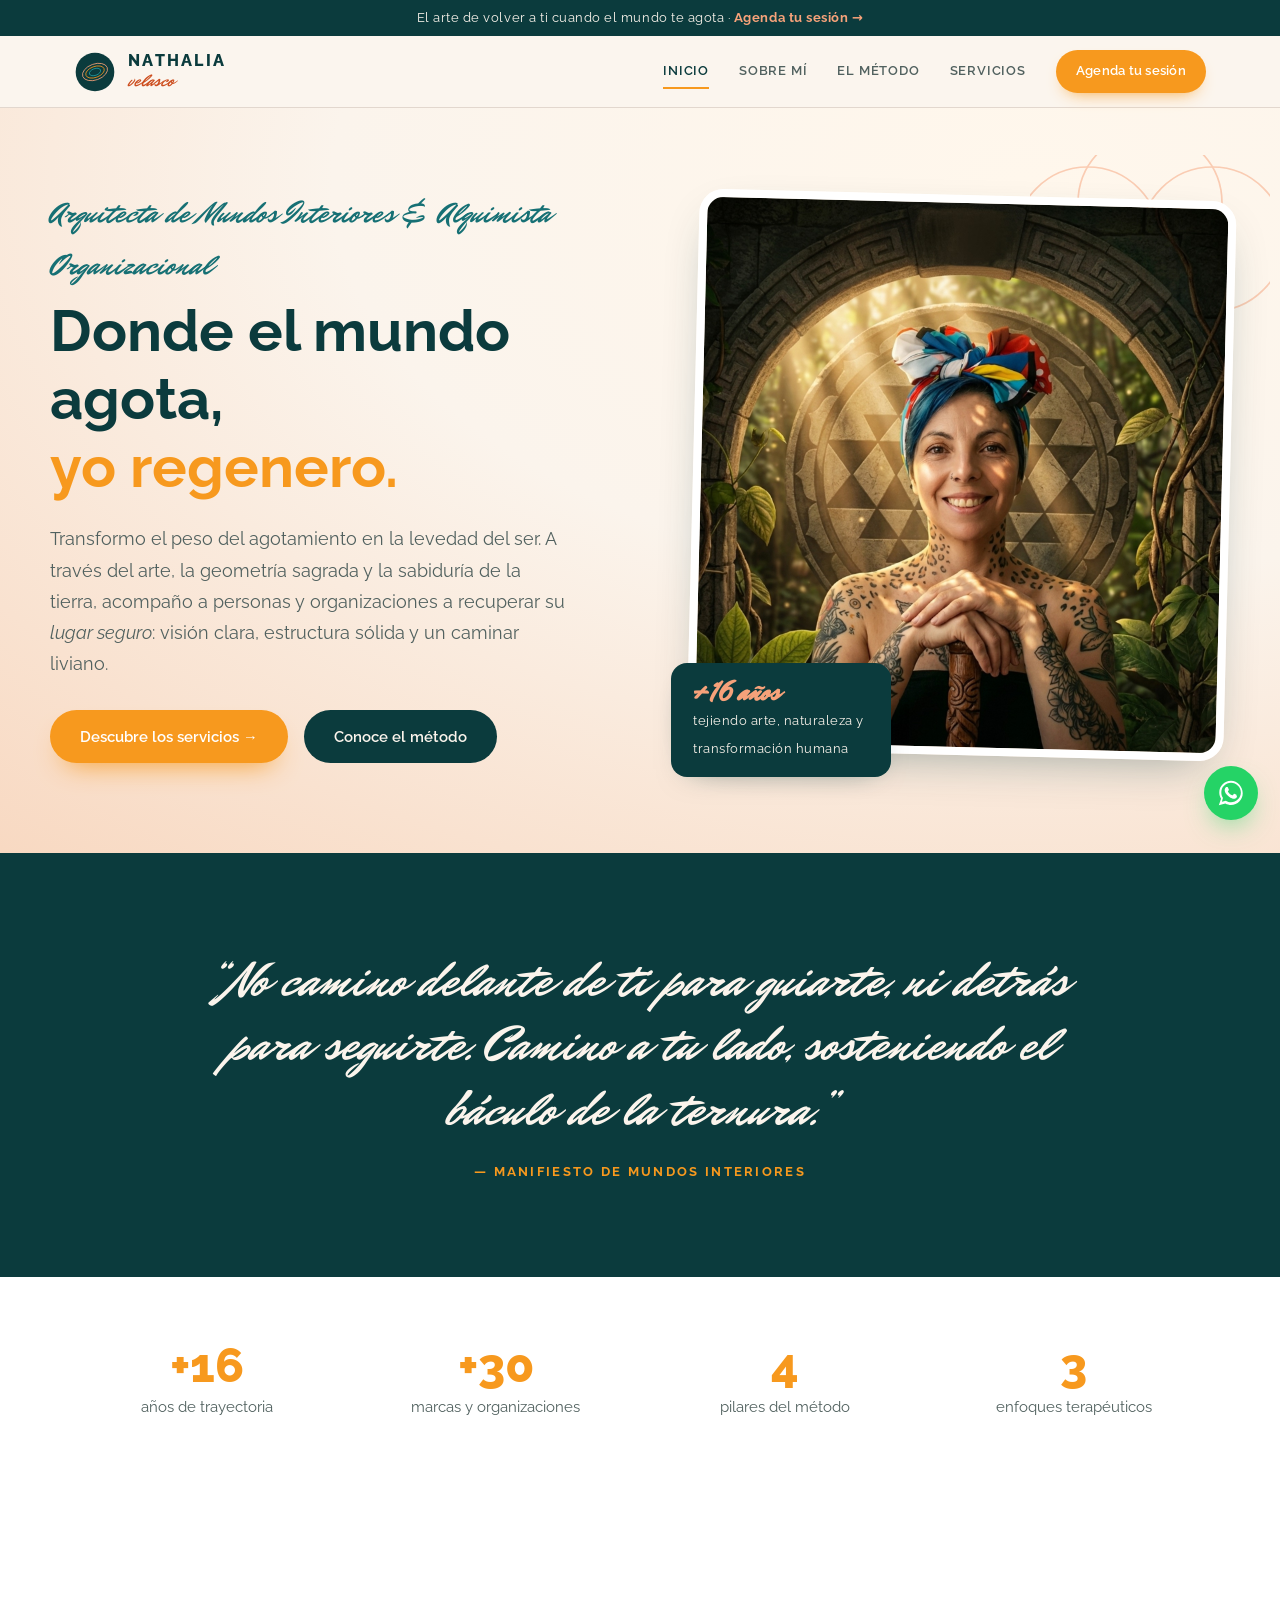
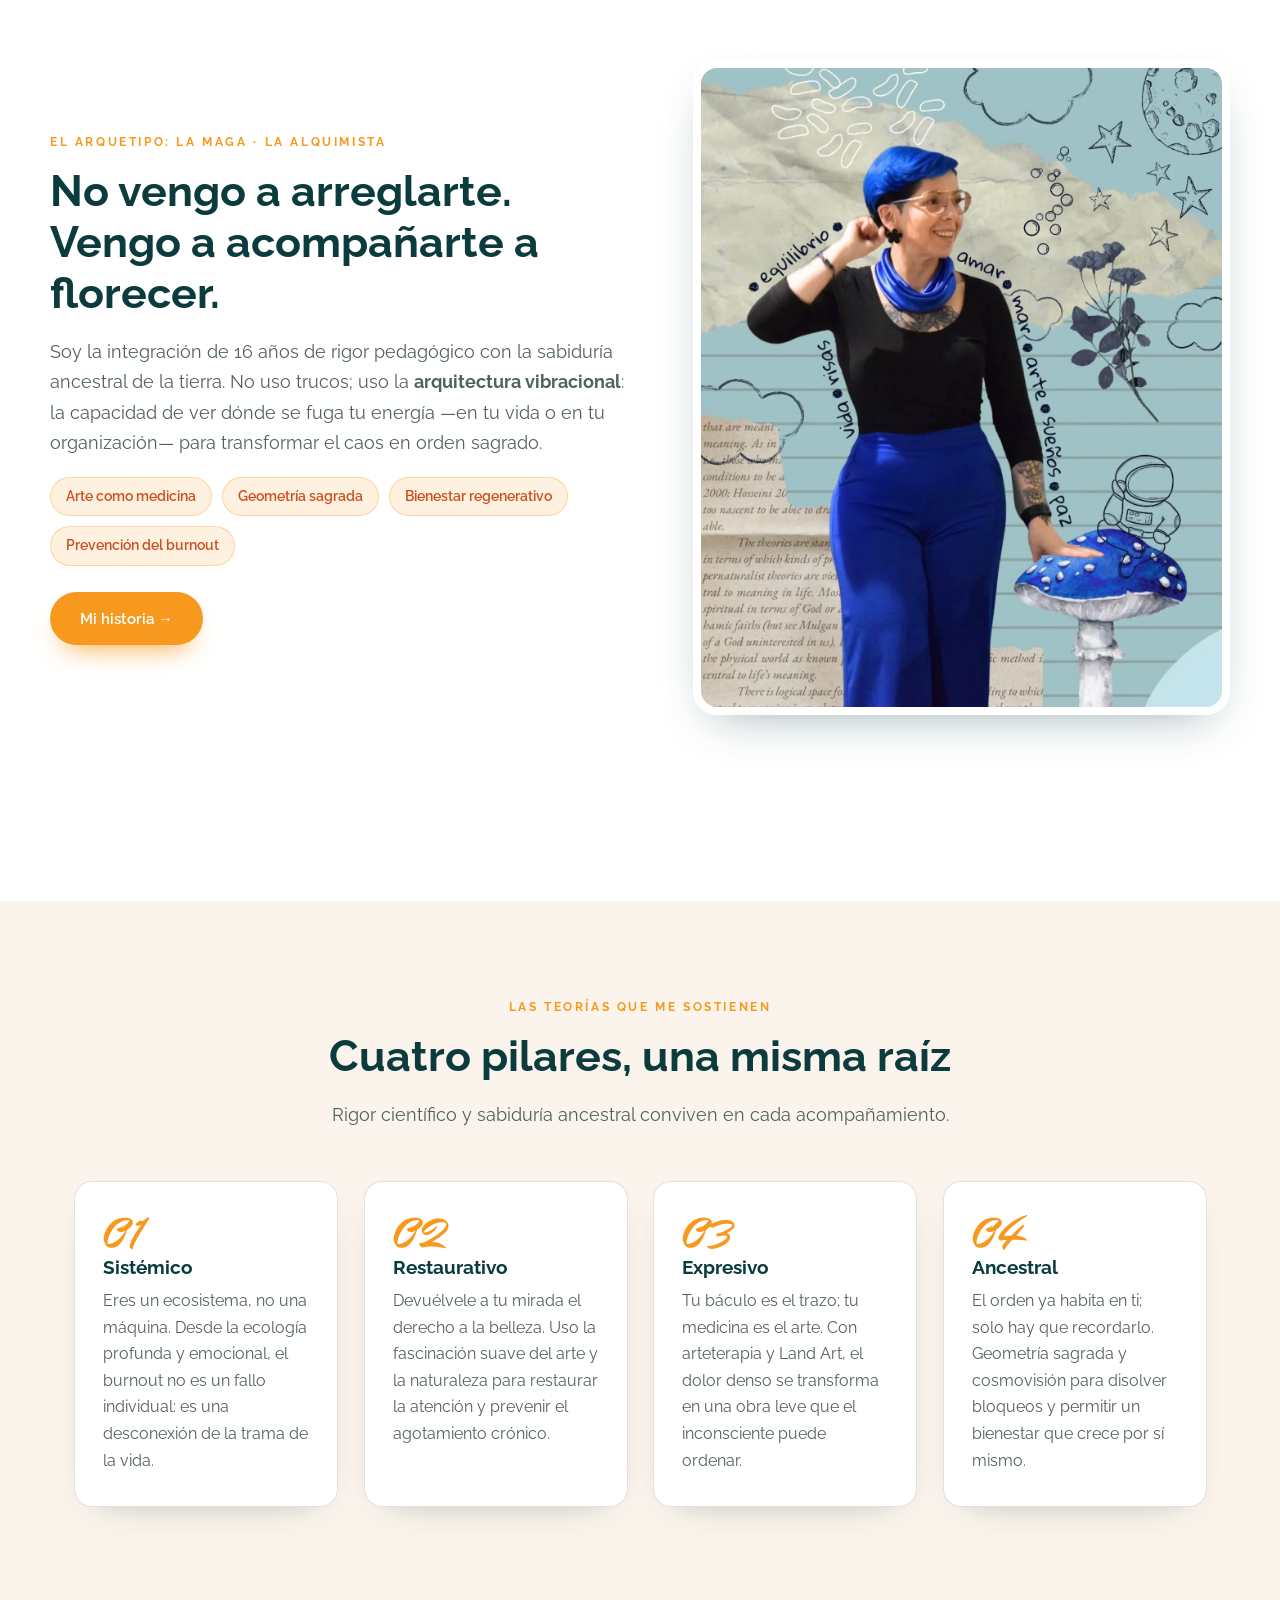
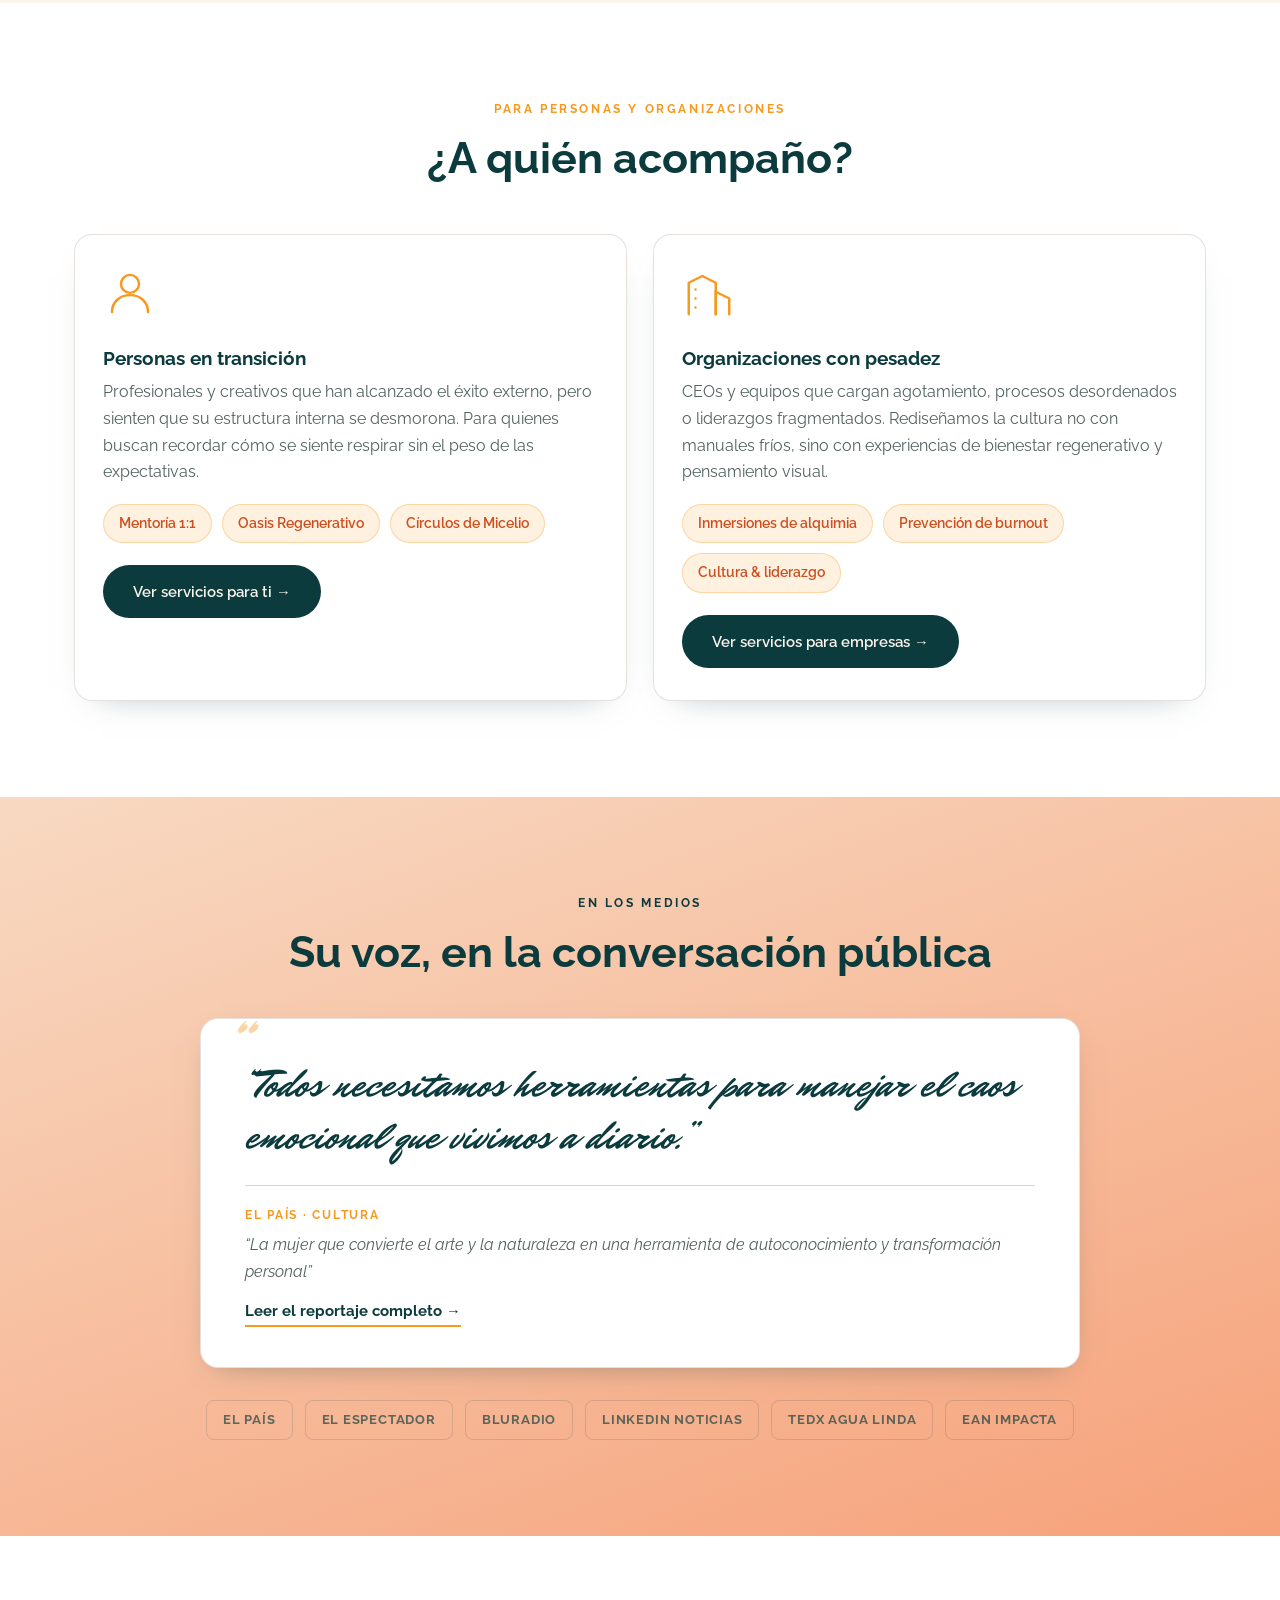
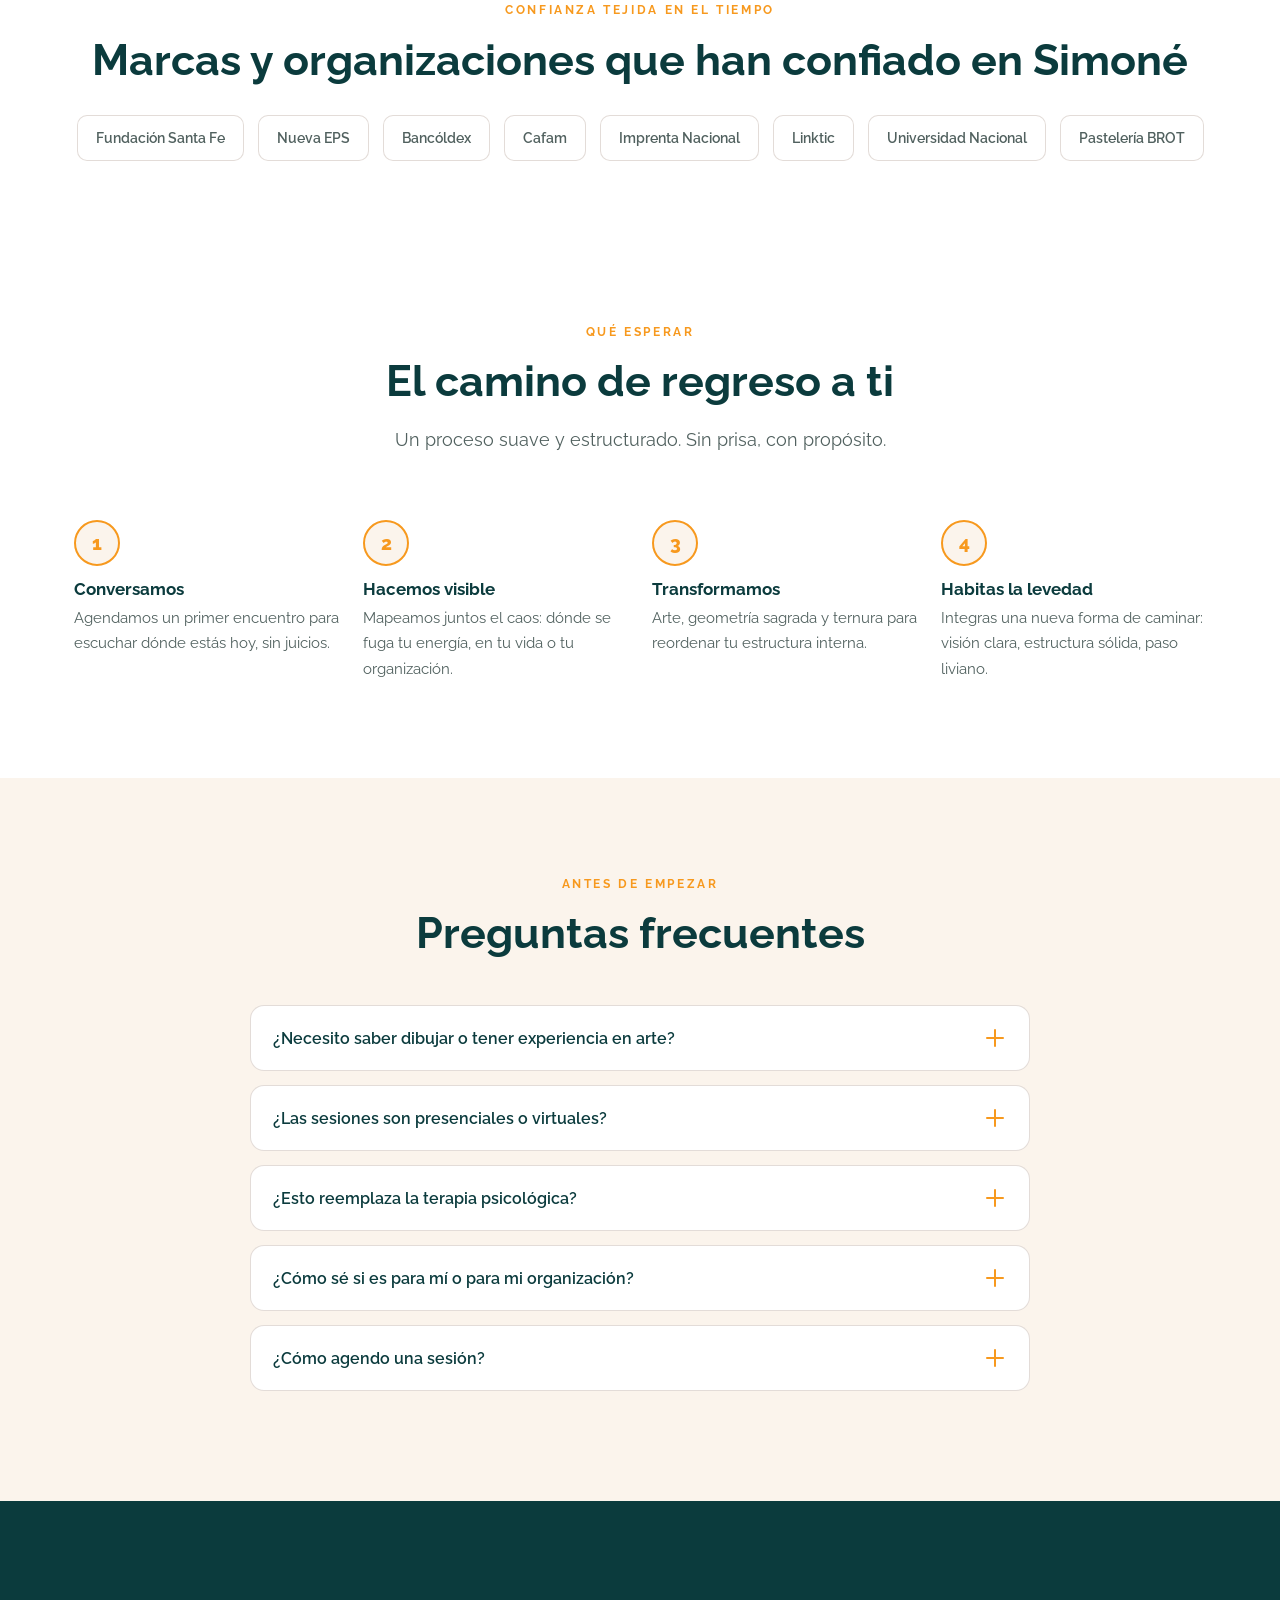
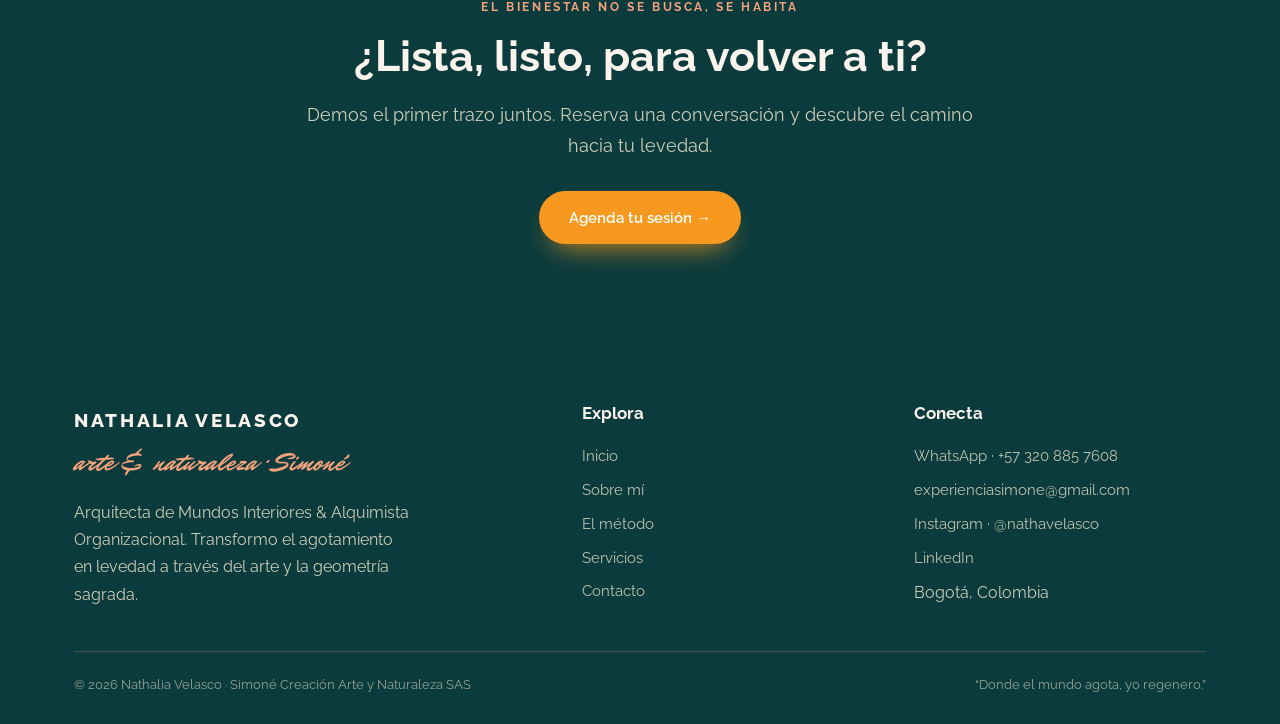
<file: index.html>
<!DOCTYPE html>
<html lang="es">
<head>
<meta charset="UTF-8">
<meta name="viewport" content="width=device-width, initial-scale=1.0">
<script>document.documentElement.classList.add('js');addEventListener('load',function(){setTimeout(function(){if(!window.__siteLoaded){document.querySelectorAll('.reveal').forEach(function(e){e.classList.add('in')})}},1500)})</script>
<title>Nathalia Velasco · Arquitecta de Mundos Interiores | Simoné</title>
<meta name="description" content="Donde el mundo agota, yo regenero. Nathalia Velasco transforma el peso del burnout en la levedad del ser a través del arte, la geometría sagrada y el bienestar regenerativo. Para personas y organizaciones.">
<link rel="canonical" href="https://jorgeicone.github.io/nathalia-velasco/">
<meta name="theme-color" content="#0B3B3D">
<link rel="icon" href="data:image/svg+xml,%3Csvg xmlns='http://www.w3.org/2000/svg' viewBox='0 0 100 100'%3E%3Ccircle cx='50' cy='50' r='48' fill='%230B3B3D'/%3E%3Cellipse cx='50' cy='50' rx='30' ry='18' fill='none' stroke='%23F6A27A' stroke-width='4' transform='rotate(-20 50 50)'/%3E%3Cellipse cx='50' cy='50' rx='20' ry='11' fill='none' stroke='%23F7991E' stroke-width='4' transform='rotate(-20 50 50)'/%3E%3C/svg%3E">
<meta property="og:type" content="website">
<meta property="og:site_name" content="Nathalia Velasco · Simoné">
<meta property="og:title" content="Nathalia Velasco · Arquitecta de Mundos Interiores">
<meta property="og:description" content="Donde el mundo agota, yo regenero. Arte, geometría sagrada y bienestar regenerativo para personas y organizaciones.">
<meta property="og:url" content="https://jorgeicone.github.io/nathalia-velasco/">
<meta property="og:image" content="https://jorgeicone.github.io/nathalia-velasco/img/og.jpg">
<meta name="twitter:card" content="summary_large_image">
<meta name="twitter:title" content="Nathalia Velasco · Arquitecta de Mundos Interiores">
<meta name="twitter:description" content="Donde el mundo agota, yo regenero. Para personas y organizaciones.">
<meta name="twitter:image" content="https://jorgeicone.github.io/nathalia-velasco/img/og.jpg">
<link rel="preconnect" href="https://fonts.googleapis.com">
<link rel="preconnect" href="https://fonts.gstatic.com" crossorigin>
<link href="https://fonts.googleapis.com/css2?family=Raleway:wght@300;400;500;600;700;800&family=Mr+Dafoe&display=swap" rel="stylesheet">
<link rel="stylesheet" href="styles.css?v=6">
</head>
<body>
<a class="skip" href="#main">Saltar al contenido</a>

<div class="topbar">El arte de volver a ti cuando el mundo te agota · <a href="contacto.html">Agenda tu sesión →</a></div>

<header class="nav">
  <div class="nav-inner">
    <a class="brand" href="index.html" aria-label="Inicio">
      <svg class="mark" viewBox="0 0 100 100" fill="none" xmlns="http://www.w3.org/2000/svg" aria-hidden="true">
        <circle cx="50" cy="50" r="46" fill="#0B3B3D"/>
        <ellipse cx="50" cy="50" rx="31" ry="19" fill="none" stroke="#F6A27A" stroke-width="1.8" transform="rotate(-20 50 50)"/>
        <ellipse cx="50" cy="50" rx="23" ry="13" fill="none" stroke="#F7991E" stroke-width="1.8" transform="rotate(-20 50 50)"/>
        <ellipse cx="50" cy="50" rx="14" ry="8" fill="none" stroke="#219EA4" stroke-width="1.8" transform="rotate(-20 50 50)"/>
      </svg>
      <span class="name"><b>NATHALIA</b><span class="script">velasco</span></span>
    </a>
    <nav class="menu" id="menu">
      <a href="index.html" class="active">Inicio</a>
      <a href="sobre-mi.html">Sobre mí</a>
      <a href="metodo.html">El método</a>
      <a href="servicios.html">Servicios</a>
      <a href="contacto.html" class="cta">Agenda tu sesión</a>
    </nav>
    <button class="burger" id="burger" aria-label="Menú"><span></span><span></span><span></span></button>
  </div>
</header>

<section class="hero" id="main">
  <div class="wrap hero-grid">
    <div class="reveal">
      <p class="kicker">Arquitecta de Mundos Interiores &amp; Alquimista Organizacional</p>
      <h1>Donde el mundo agota,<br><span class="accent">yo regenero.</span></h1>
      <p class="intro">Transformo el peso del agotamiento en la levedad del ser. A través del arte, la geometría sagrada y la sabiduría de la tierra, acompaño a personas y organizaciones a recuperar su <em>lugar seguro</em>: visión clara, estructura sólida y un caminar liviano.</p>
      <div class="hero-ctas">
        <a href="servicios.html" class="btn btn-primary">Descubre los servicios →</a>
        <a href="metodo.html" class="btn btn-dark">Conoce el método</a>
      </div>
    </div>
    <div class="hero-figure reveal">
      <svg class="geo geo-1" viewBox="0 0 200 200" fill="none" aria-hidden="true">
        <circle cx="100" cy="100" r="60" stroke="currentColor" stroke-width="1.4"/>
        <circle cx="100" cy="40" r="60" stroke="currentColor" stroke-width="1.4"/>
        <circle cx="100" cy="160" r="60" stroke="currentColor" stroke-width="1.4"/>
        <circle cx="48" cy="70" r="60" stroke="currentColor" stroke-width="1.4"/>
        <circle cx="152" cy="70" r="60" stroke="currentColor" stroke-width="1.4"/>
      </svg>
      <img src="img/nathalia-perfil.jpg" alt="Nathalia Velasco, fundadora de Simoné" loading="eager">
      <div class="hero-badge">
        <b>+16 años</b>
        <span>tejiendo arte, naturaleza y transformación humana</span>
      </div>
    </div>
  </div>
</section>

<section class="pad bg-green">
  <div class="wrap">
    <p class="quote reveal">“No camino delante de ti para guiarte, ni detrás para seguirte. Camino a tu lado, sosteniendo el báculo de la ternura.”
      <small>— Manifiesto de Mundos Interiores</small>
    </p>
  </div>
</section>

<section class="pad-sm">
  <div class="wrap">
    <div class="stats">
      <div class="stat reveal"><div class="n" data-count="16" data-prefix="+">+16</div><div class="l">años de trayectoria</div></div>
      <div class="stat reveal" data-delay="100"><div class="n" data-count="30" data-prefix="+">+30</div><div class="l">marcas y organizaciones</div></div>
      <div class="stat reveal" data-delay="200"><div class="n" data-count="4">4</div><div class="l">pilares del método</div></div>
      <div class="stat reveal" data-delay="300"><div class="n" data-count="3">3</div><div class="l">enfoques terapéuticos</div></div>
    </div>
  </div>
</section>

<section class="pad">
  <div class="wrap hero-grid">
    <div class="reveal">
      <span class="eyebrow">El arquetipo: La Maga · La Alquimista</span>
      <h2 class="section-title">No vengo a arreglarte.<br>Vengo a acompañarte a florecer.</h2>
      <p class="lead">Soy la integración de 16 años de rigor pedagógico con la sabiduría ancestral de la tierra. No uso trucos; uso la <strong>arquitectura vibracional</strong>: la capacidad de ver dónde se fuga tu energía —en tu vida o en tu organización— para transformar el caos en orden sagrado.</p>
      <div class="chips">
        <span class="chip">Arte como medicina</span>
        <span class="chip">Geometría sagrada</span>
        <span class="chip">Bienestar regenerativo</span>
        <span class="chip">Prevención del burnout</span>
      </div>
      <p style="margin-top:26px"><a href="sobre-mi.html" class="btn btn-primary">Mi historia →</a></p>
    </div>
    <div class="reveal" style="position:relative">
      <img src="img/marca-collage.jpeg" alt="Universo creativo de Nathalia: arte, doodles y naturaleza" style="border-radius:24px;box-shadow:var(--sombra);border:8px solid #fff">
    </div>
  </div>
</section>

<section class="pad bg-cream">
  <div class="wrap">
    <div class="center reveal" style="margin-bottom:50px">
      <span class="eyebrow">Las teorías que me sostienen</span>
      <h2 class="section-title">Cuatro pilares, una misma raíz</h2>
      <p class="lead center">Rigor científico y sabiduría ancestral conviven en cada acompañamiento.</p>
    </div>
    <div class="grid g-4">
      <div class="card reveal"><div class="script" style="font-size:2.6rem;color:var(--naranja);line-height:1">01</div><h3>Sistémico</h3><p>Eres un ecosistema, no una máquina. Desde la ecología profunda y emocional, el burnout no es un fallo individual: es una desconexión de la trama de la vida.</p></div>
      <div class="card reveal"><div class="script" style="font-size:2.6rem;color:var(--naranja);line-height:1">02</div><h3>Restaurativo</h3><p>Devuélvele a tu mirada el derecho a la belleza. Uso la fascinación suave del arte y la naturaleza para restaurar la atención y prevenir el agotamiento crónico.</p></div>
      <div class="card reveal"><div class="script" style="font-size:2.6rem;color:var(--naranja);line-height:1">03</div><h3>Expresivo</h3><p>Tu báculo es el trazo; tu medicina es el arte. Con arteterapia y Land Art, el dolor denso se transforma en una obra leve que el inconsciente puede ordenar.</p></div>
      <div class="card reveal"><div class="script" style="font-size:2.6rem;color:var(--naranja);line-height:1">04</div><h3>Ancestral</h3><p>El orden ya habita en ti; solo hay que recordarlo. Geometría sagrada y cosmovisión para disolver bloqueos y permitir un bienestar que crece por sí mismo.</p></div>
    </div>
  </div>
</section>

<section class="pad">
  <div class="wrap">
    <div class="center reveal" style="margin-bottom:50px">
      <span class="eyebrow">Para personas y organizaciones</span>
      <h2 class="section-title">¿A quién acompaño?</h2>
    </div>
    <div class="grid g-2">
      <div class="card reveal">
        <svg class="ico" viewBox="0 0 48 48" fill="none" stroke="currentColor" stroke-width="2.2" stroke-linecap="round" stroke-linejoin="round"><circle cx="24" cy="15" r="8"/><path d="M8 40c0-9 7-15 16-15s16 6 16 15"/></svg>
        <h3>Personas en transición</h3>
        <p>Profesionales y creativos que han alcanzado el éxito externo, pero sienten que su estructura interna se desmorona. Para quienes buscan recordar cómo se siente respirar sin el peso de las expectativas.</p>
        <div class="chips">
          <span class="chip">Mentoría 1:1</span>
          <span class="chip">Oasis Regenerativo</span>
          <span class="chip">Círculos de Micelio</span>
        </div>
        <p style="margin-top:22px"><a href="servicios.html" class="btn btn-dark">Ver servicios para ti →</a></p>
      </div>
      <div class="card reveal">
        <svg class="ico" viewBox="0 0 48 48" fill="none" stroke="currentColor" stroke-width="2.2" stroke-linecap="round" stroke-linejoin="round"><path d="M6 42V14l12-6 12 6v28"/><path d="M30 42V22l12 6v14"/><path d="M12 20h0M12 28h0M12 36h0"/></svg>
        <h3>Organizaciones con pesadez</h3>
        <p>CEOs y equipos que cargan agotamiento, procesos desordenados o liderazgos fragmentados. Rediseñamos la cultura no con manuales fríos, sino con experiencias de bienestar regenerativo y pensamiento visual.</p>
        <div class="chips">
          <span class="chip">Inmersiones de alquimia</span>
          <span class="chip">Prevención de burnout</span>
          <span class="chip">Cultura &amp; liderazgo</span>
        </div>
        <p style="margin-top:22px"><a href="servicios.html" class="btn btn-dark">Ver servicios para empresas →</a></p>
      </div>
    </div>
  </div>
</section>

<section class="pad bg-sand">
  <div class="wrap">
    <div class="center reveal" style="margin-bottom:40px">
      <span class="eyebrow" style="color:var(--verde-oscuro)">En los medios</span>
      <h2 class="section-title">Su voz, en la conversación pública</h2>
    </div>
    <div class="press-feature reveal">
      <blockquote class="press-quote">“Todos necesitamos herramientas para manejar el caos emocional que vivimos a diario.”</blockquote>
      <div class="press-meta">
        <span class="press-src">El País · Cultura</span>
        <span class="press-headline">“La mujer que convierte el arte y la naturaleza en una herramienta de autoconocimiento y transformación personal”</span>
        <a class="press-link" href="https://www.elpais.com.co/cultura/ella-es-nathalia-velasco-la-mujer-que-convierte-el-arte-y-la-naturaleza-en-una-herramienta-de-autoconocimiento-y-transformacion-personal-1632.html" target="_blank" rel="noopener">Leer el reportaje completo →</a>
      </div>
    </div>
    <div class="media-row reveal" data-delay="100">
      <a href="https://www.elpais.com.co/cultura/ella-es-nathalia-velasco-la-mujer-que-convierte-el-arte-y-la-naturaleza-en-una-herramienta-de-autoconocimiento-y-transformacion-personal-1632.html" target="_blank" rel="noopener">El País</a>
      <a href="https://www.elespectador.com/cromos/estilo-de-vida/land-art-creatividad-y-naturaleza-para-el-crecimiento-personal/" target="_blank" rel="noopener">El Espectador</a>
      <a href="https://www.bluradio.com/en-blu-jeans/este-es-el-emprendimiento-que-busca-transformar-empresas-a-traves-del-arte-y-la-educacion-pr30" target="_blank" rel="noopener">BluRadio</a>
      <span>LinkedIn Noticias</span><span>TEDx Agua Linda</span><span>EAN Impacta</span>
    </div>
  </div>
</section>

<section class="pad-sm">
  <div class="wrap center">
    <p class="eyebrow reveal">Confianza tejida en el tiempo</p>
    <h2 class="section-title reveal" style="margin-bottom:30px">Marcas y organizaciones que han confiado en Simoné</h2>
    <div class="clients reveal">
      <span>Fundación Santa Fe</span>
      <span>Nueva EPS</span>
      <span>Bancóldex</span>
      <span>Cafam</span>
      <span>Imprenta Nacional</span>
      <span>Linktic</span>
      <span>Universidad Nacional</span>
      <span>Pastelería BROT</span>
    </div>
  </div>
</section>

<section class="pad">
  <div class="wrap">
    <div class="center reveal" style="margin-bottom:50px">
      <span class="eyebrow">Qué esperar</span>
      <h2 class="section-title">El camino de regreso a ti</h2>
      <p class="lead center">Un proceso suave y estructurado. Sin prisa, con propósito.</p>
    </div>
    <div class="steps">
      <div class="step reveal"><div class="dot">1</div><h4>Conversamos</h4><p>Agendamos un primer encuentro para escuchar dónde estás hoy, sin juicios.</p></div>
      <div class="step reveal" data-delay="100"><div class="dot">2</div><h4>Hacemos visible</h4><p>Mapeamos juntos el caos: dónde se fuga tu energía, en tu vida o tu organización.</p></div>
      <div class="step reveal" data-delay="200"><div class="dot">3</div><h4>Transformamos</h4><p>Arte, geometría sagrada y ternura para reordenar tu estructura interna.</p></div>
      <div class="step reveal" data-delay="300"><div class="dot">4</div><h4>Habitas la levedad</h4><p>Integras una nueva forma de caminar: visión clara, estructura sólida, paso liviano.</p></div>
    </div>
  </div>
</section>

<section class="pad bg-cream">
  <div class="wrap">
    <div class="center reveal" style="margin-bottom:46px">
      <span class="eyebrow">Antes de empezar</span>
      <h2 class="section-title">Preguntas frecuentes</h2>
    </div>
    <div class="faq">
      <div class="faq-item reveal"><button class="faq-q" aria-expanded="false">¿Necesito saber dibujar o tener experiencia en arte?<span class="pm"></span></button><div class="faq-a"><p>Para nada. Aquí el arte es un lenguaje, no una técnica. No buscamos belleza ni resultados “bonitos”: usamos el trazo para hacer visible lo que el agotamiento esconde. Solo necesitas disposición a explorar.</p></div></div>
      <div class="faq-item reveal"><button class="faq-q" aria-expanded="false">¿Las sesiones son presenciales o virtuales?<span class="pm"></span></button><div class="faq-a"><p>Ambas. Atiendo presencialmente en Bogotá y de forma virtual para personas y equipos en otras ciudades o países. Lo definimos según lo que necesites.</p></div></div>
      <div class="faq-item reveal"><button class="faq-q" aria-expanded="false">¿Esto reemplaza la terapia psicológica?<span class="pm"></span></button><div class="faq-a"><p>No. Es un acompañamiento de bienestar regenerativo, complementario y no clínico. Si atraviesas una situación de salud mental que requiere atención especializada, te oriento para que cuentes con el apoyo adecuado.</p></div></div>
      <div class="faq-item reveal"><button class="faq-q" aria-expanded="false">¿Cómo sé si es para mí o para mi organización?<span class="pm"></span></button><div class="faq-a"><p>Si sientes el peso del agotamiento, la dispersión o la pérdida de propósito —como persona o como líder— hay un camino para ti. En empresas trabajo cultura, liderazgo y prevención del burnout. Escríbeme y lo conversamos.</p></div></div>
      <div class="faq-item reveal"><button class="faq-q" aria-expanded="false">¿Cómo agendo una sesión?<span class="pm"></span></button><div class="faq-a"><p>Puedes escribirme por WhatsApp con el botón verde, completar el formulario de contacto o enviarme un correo a experienciasimone@gmail.com. Te respondo personalmente.</p></div></div>
    </div>
  </div>
</section>

<section class="pad bg-green center">
  <div class="wrap reveal" style="position:relative">
    <span class="eyebrow">El bienestar no se busca, se habita</span>
    <h2 class="section-title">¿Lista, listo, para volver a ti?</h2>
    <p class="lead center" style="margin-bottom:30px">Demos el primer trazo juntos. Reserva una conversación y descubre el camino hacia tu levedad.</p>
    <a href="contacto.html" class="btn btn-primary">Agenda tu sesión →</a>
  </div>
</section>

<footer>
  <div class="wrap">
    <div class="foot-grid">
      <div class="foot-brand">
        <b>NATHALIA VELASCO</b>
        <span class="script">arte &amp; naturaleza · Simoné</span>
        <p style="margin-top:14px;max-width:340px">Arquitecta de Mundos Interiores &amp; Alquimista Organizacional. Transformo el agotamiento en levedad a través del arte y la geometría sagrada.</p>
      </div>
      <div>
        <h4>Explora</h4>
        <a href="index.html">Inicio</a>
        <a href="sobre-mi.html">Sobre mí</a>
        <a href="metodo.html">El método</a>
        <a href="servicios.html">Servicios</a>
        <a href="contacto.html">Contacto</a>
      </div>
      <div>
        <h4>Conecta</h4>
        <a href="https://wa.me/573208857608" target="_blank" rel="noopener">WhatsApp · +57 320 885 7608</a>
        <a href="mailto:experienciasimone@gmail.com">experienciasimone@gmail.com</a>
        <a href="https://www.instagram.com/nathavelasco" target="_blank" rel="noopener">Instagram · @nathavelasco</a>
        <a href="https://www.linkedin.com/in/nathalia-andrea-velasco-duarte/" target="_blank" rel="noopener">LinkedIn</a>
        <span style="display:block;padding:4px 0">Bogotá, Colombia</span>
      </div>
    </div>
    <div class="foot-bottom">
      <span>© 2026 Nathalia Velasco · Simoné Creación Arte y Naturaleza SAS</span>
      <span>“Donde el mundo agota, yo regenero.”</span>
    </div>
  </div>
</footer>

<script src="site.js?v=6"></script>
</body>
</html>
</file>
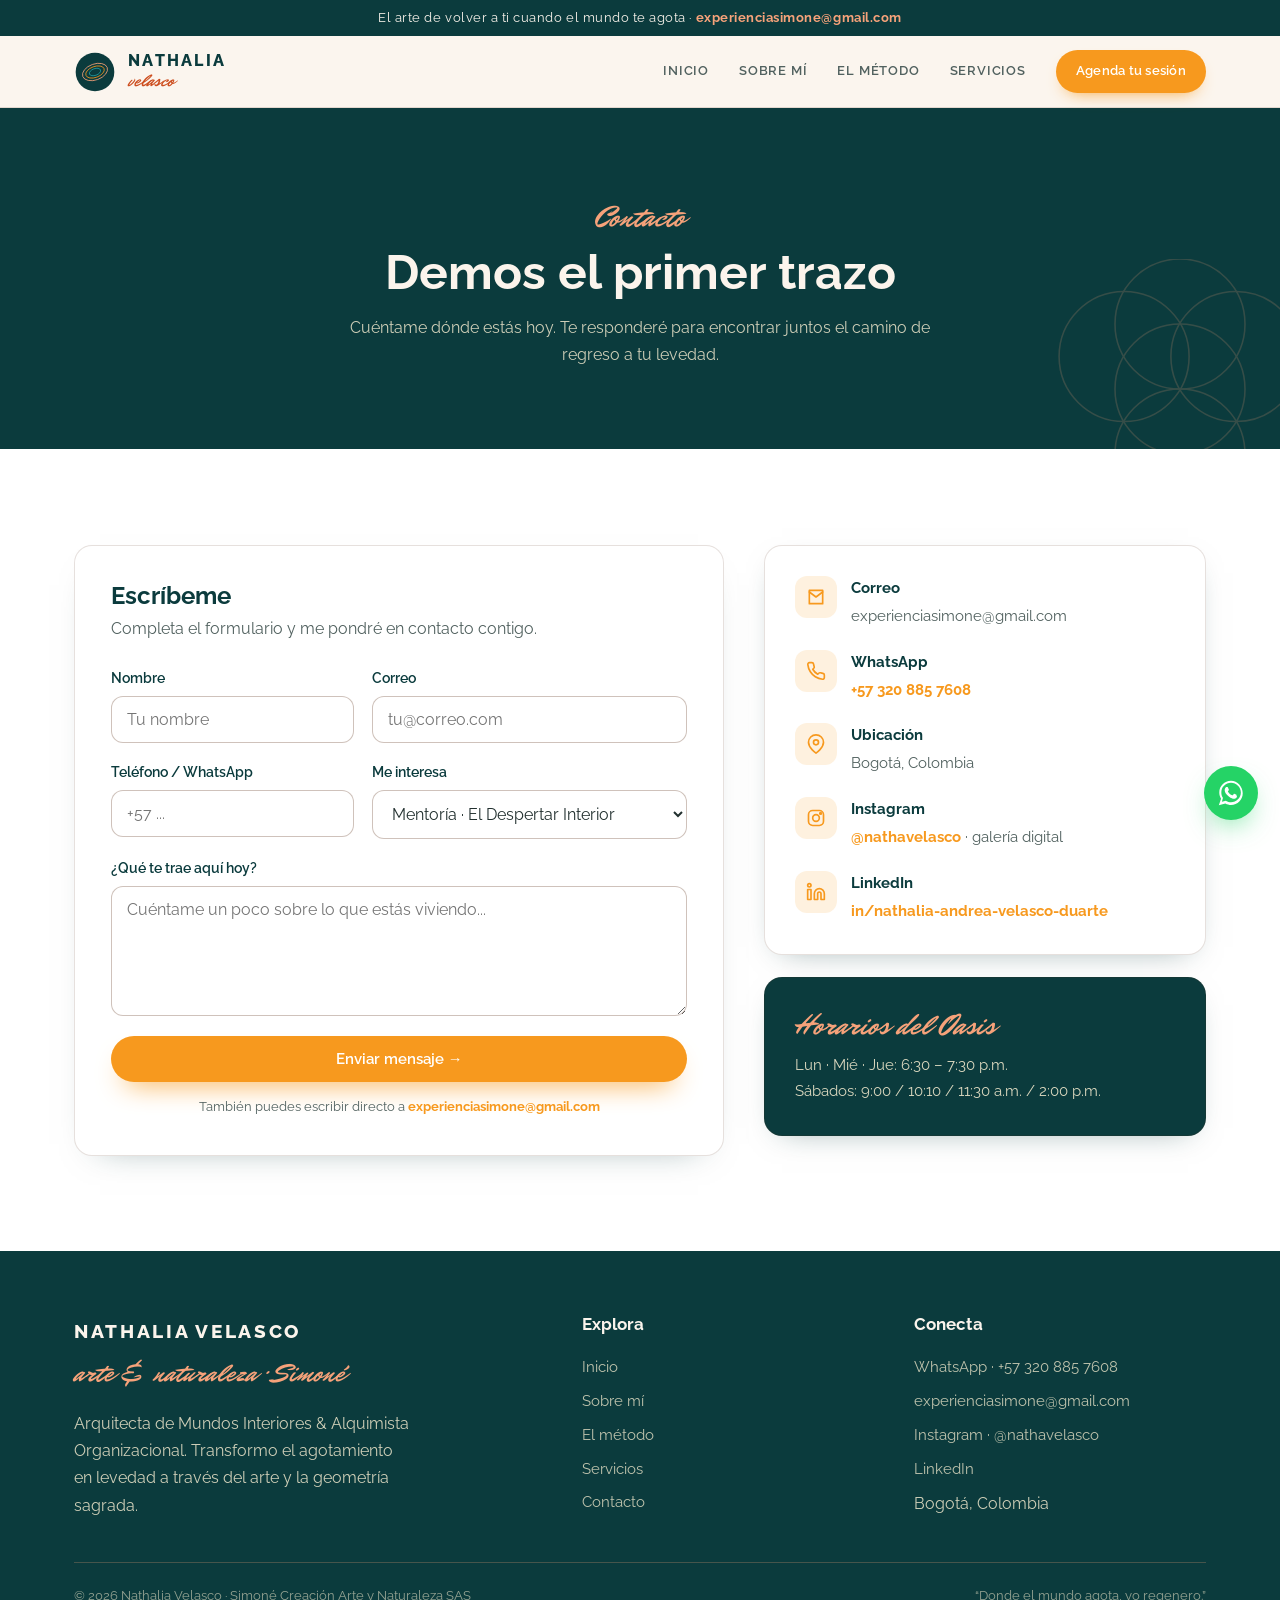
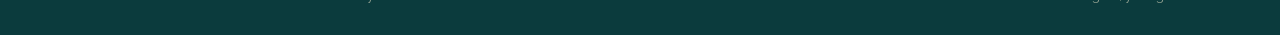
<file: contacto.html>
<!DOCTYPE html>
<html lang="es">
<head>
<meta charset="UTF-8">
<meta name="viewport" content="width=device-width, initial-scale=1.0">
<script>document.documentElement.classList.add('js');addEventListener('load',function(){setTimeout(function(){if(!window.__siteLoaded){document.querySelectorAll('.reveal').forEach(function(e){e.classList.add('in')})}},1500)})</script>
<title>Contacto · Nathalia Velasco | Simoné</title>
<meta name="description" content="Agenda tu sesión con Nathalia Velasco. Escríbele para mentorías, Oasis Regenerativo, círculos, conferencias o inmersiones organizacionales. Bogotá, Colombia.">
<link rel="canonical" href="https://jorgeicone.github.io/nathalia-velasco/contacto.html">
<meta name="theme-color" content="#0B3B3D">
<link rel="icon" href="data:image/svg+xml,%3Csvg xmlns='http://www.w3.org/2000/svg' viewBox='0 0 100 100'%3E%3Ccircle cx='50' cy='50' r='48' fill='%230B3B3D'/%3E%3Cellipse cx='50' cy='50' rx='30' ry='18' fill='none' stroke='%23F6A27A' stroke-width='4' transform='rotate(-20 50 50)'/%3E%3Cellipse cx='50' cy='50' rx='20' ry='11' fill='none' stroke='%23F7991E' stroke-width='4' transform='rotate(-20 50 50)'/%3E%3C/svg%3E">
<meta property="og:type" content="website">
<meta property="og:site_name" content="Nathalia Velasco · Simoné">
<meta property="og:title" content="Contacto · Nathalia Velasco">
<meta property="og:description" content="Demos el primer trazo. Agenda tu sesión y encuentra el camino de regreso a tu levedad.">
<meta property="og:url" content="https://jorgeicone.github.io/nathalia-velasco/contacto.html">
<meta property="og:image" content="https://jorgeicone.github.io/nathalia-velasco/img/og.jpg">
<meta name="twitter:card" content="summary_large_image">
<meta name="twitter:image" content="https://jorgeicone.github.io/nathalia-velasco/img/og.jpg">
<link rel="preconnect" href="https://fonts.googleapis.com">
<link rel="preconnect" href="https://fonts.gstatic.com" crossorigin>
<link href="https://fonts.googleapis.com/css2?family=Raleway:wght@300;400;500;600;700;800&family=Mr+Dafoe&display=swap" rel="stylesheet">
<link rel="stylesheet" href="styles.css?v=6">
</head>
<body>
<a class="skip" href="#main">Saltar al contenido</a>
<div class="topbar">El arte de volver a ti cuando el mundo te agota · <a href="mailto:experienciasimone@gmail.com">experienciasimone@gmail.com</a></div>

<header class="nav">
  <div class="nav-inner">
    <a class="brand" href="index.html" aria-label="Inicio">
      <svg class="mark" viewBox="0 0 100 100" fill="none" xmlns="http://www.w3.org/2000/svg" aria-hidden="true">
        <circle cx="50" cy="50" r="46" fill="#0B3B3D"/>
        <ellipse cx="50" cy="50" rx="31" ry="19" fill="none" stroke="#F6A27A" stroke-width="1.8" transform="rotate(-20 50 50)"/>
        <ellipse cx="50" cy="50" rx="23" ry="13" fill="none" stroke="#F7991E" stroke-width="1.8" transform="rotate(-20 50 50)"/>
        <ellipse cx="50" cy="50" rx="14" ry="8" fill="none" stroke="#219EA4" stroke-width="1.8" transform="rotate(-20 50 50)"/>
      </svg>
      <span class="name"><b>NATHALIA</b><span class="script">velasco</span></span>
    </a>
    <nav class="menu" id="menu">
      <a href="index.html">Inicio</a>
      <a href="sobre-mi.html">Sobre mí</a>
      <a href="metodo.html">El método</a>
      <a href="servicios.html">Servicios</a>
      <a href="contacto.html" class="cta">Agenda tu sesión</a>
    </nav>
    <button class="burger" id="burger" aria-label="Menú"><span></span><span></span><span></span></button>
  </div>
</header>

<section class="phero" id="main">
  <svg class="geo" style="bottom:-70px;right:-30px;width:260px;color:var(--arena)" viewBox="0 0 200 200" fill="none" aria-hidden="true"><circle cx="100" cy="100" r="50" stroke="currentColor" stroke-width="1.2"/><circle cx="100" cy="50" r="50" stroke="currentColor" stroke-width="1.2"/><circle cx="100" cy="150" r="50" stroke="currentColor" stroke-width="1.2"/><circle cx="57" cy="75" r="50" stroke="currentColor" stroke-width="1.2"/><circle cx="143" cy="75" r="50" stroke="currentColor" stroke-width="1.2"/></svg>
  <div class="wrap" style="position:relative">
    <p class="kicker">Contacto</p>
    <h1>Demos el primer trazo</h1>
    <p>Cuéntame dónde estás hoy. Te responderé para encontrar juntos el camino de regreso a tu levedad.</p>
  </div>
</section>

<section class="pad">
  <div class="wrap contact-layout">

    <div class="card reveal" style="padding:36px">
      <h2 style="font-size:1.5rem;margin-bottom:6px">Escríbeme</h2>
      <p style="color:var(--texto-suave);margin-bottom:24px">Completa el formulario y me pondré en contacto contigo.</p>
      <div id="form-ok" style="display:none;background:rgba(33,158,164,.14);border:1px solid var(--verde-claro);color:var(--verde-oscuro);padding:16px 18px;border-radius:12px;margin-bottom:20px;font-family:'Raleway';font-weight:600">
        ¡Gracias! Tu mensaje fue preparado. Te responderé muy pronto. ✦
      </div>
      <form id="contact-form">
        <div class="form-grid">
          <div class="field">
            <label for="nombre">Nombre</label>
            <input id="nombre" name="nombre" type="text" required placeholder="Tu nombre">
          </div>
          <div class="field">
            <label for="email">Correo</label>
            <input id="email" name="email" type="email" required placeholder="tu@correo.com">
          </div>
          <div class="field">
            <label for="telefono">Teléfono / WhatsApp</label>
            <input id="telefono" name="telefono" type="tel" placeholder="+57 ...">
          </div>
          <div class="field">
            <label for="interes">Me interesa</label>
            <select id="interes" name="interes">
              <option>Mentoría · El Despertar Interior</option>
              <option>Oasis Regenerativo</option>
              <option>Círculos de Micelio</option>
              <option>El Origen · 4 Estaciones</option>
              <option>Conferencia / conversatorio</option>
              <option>Inmersión organizacional (empresa)</option>
              <option>Otro</option>
            </select>
          </div>
          <div class="field full">
            <label for="mensaje">¿Qué te trae aquí hoy?</label>
            <textarea id="mensaje" name="mensaje" placeholder="Cuéntame un poco sobre lo que estás viviendo..."></textarea>
          </div>
        </div>
        <button type="submit" class="btn btn-primary" style="margin-top:20px;width:100%;justify-content:center">Enviar mensaje →</button>
        <p style="font-size:.82rem;color:var(--texto-suave);margin-top:14px;text-align:center">También puedes escribir directo a <a href="mailto:experienciasimone@gmail.com" style="color:var(--naranja);font-weight:700">experienciasimone@gmail.com</a></p>
      </form>
    </div>

    <div class="reveal">
      <div class="contact-card" style="margin-bottom:22px">
        <div class="contact-row">
          <div class="ci"><svg width="20" height="20" viewBox="0 0 24 24" fill="none" stroke="currentColor" stroke-width="2" stroke-linecap="round" stroke-linejoin="round"><path d="M4 4h16v16H4z"/><path d="m4 6 8 6 8-6"/></svg></div>
          <div><b>Correo</b><span>experienciasimone@gmail.com</span></div>
        </div>
        <div class="contact-row">
          <div class="ci"><svg width="20" height="20" viewBox="0 0 24 24" fill="none" stroke="currentColor" stroke-width="2" stroke-linecap="round" stroke-linejoin="round"><path d="M22 16.9v3a2 2 0 0 1-2.2 2 19.8 19.8 0 0 1-8.6-3 19.5 19.5 0 0 1-6-6 19.8 19.8 0 0 1-3-8.6A2 2 0 0 1 4.1 2h3a2 2 0 0 1 2 1.7c.1 1 .4 2 .7 2.9a2 2 0 0 1-.5 2.1L8.1 9.9a16 16 0 0 0 6 6l1.2-1.2a2 2 0 0 1 2.1-.5c.9.3 1.9.6 2.9.7a2 2 0 0 1 1.7 2Z"/></svg></div>
          <div><b>WhatsApp</b><span><a href="https://wa.me/573208857608" target="_blank" rel="noopener" style="color:var(--naranja);font-weight:700">+57 320 885 7608</a></span></div>
        </div>
        <div class="contact-row">
          <div class="ci"><svg width="20" height="20" viewBox="0 0 24 24" fill="none" stroke="currentColor" stroke-width="2" stroke-linecap="round" stroke-linejoin="round"><path d="M21 10c0 7-9 13-9 13s-9-6-9-13a9 9 0 0 1 18 0Z"/><circle cx="12" cy="10" r="3"/></svg></div>
          <div><b>Ubicación</b><span>Bogotá, Colombia</span></div>
        </div>
        <div class="contact-row">
          <div class="ci"><svg width="20" height="20" viewBox="0 0 24 24" fill="none" stroke="currentColor" stroke-width="2" stroke-linecap="round" stroke-linejoin="round"><rect x="3" y="3" width="18" height="18" rx="5"/><circle cx="12" cy="12" r="4"/><circle cx="17.5" cy="6.5" r="1"/></svg></div>
          <div><b>Instagram</b><span><a href="https://www.instagram.com/nathavelasco" target="_blank" rel="noopener" style="color:var(--naranja);font-weight:700">@nathavelasco</a> · galería digital</span></div>
        </div>
        <div class="contact-row" style="margin-bottom:0">
          <div class="ci"><svg width="20" height="20" viewBox="0 0 24 24" fill="none" stroke="currentColor" stroke-width="2" stroke-linecap="round" stroke-linejoin="round"><path d="M16 8a6 6 0 0 1 6 6v7h-4v-7a2 2 0 0 0-4 0v7h-4v-7a6 6 0 0 1 6-6Z"/><rect x="2" y="9" width="4" height="12"/><circle cx="4" cy="4" r="2"/></svg></div>
          <div><b>LinkedIn</b><span><a href="https://www.linkedin.com/in/nathalia-andrea-velasco-duarte/" target="_blank" rel="noopener" style="color:var(--naranja);font-weight:700">in/nathalia-andrea-velasco-duarte</a></span></div>
        </div>
      </div>

      <div class="contact-card bg-green" style="background:var(--verde-oscuro);color:var(--crema)">
        <p class="script" style="font-size:1.9rem;color:var(--arena);line-height:1.2;margin-bottom:8px">Horarios del Oasis</p>
        <p style="color:rgba(240,232,204,.9);font-size:.95rem">Lun · Mié · Jue: 6:30 – 7:30 p.m.<br>Sábados: 9:00 / 10:10 / 11:30 a.m. / 2:00 p.m.</p>
      </div>
    </div>
  </div>
</section>

<footer>
  <div class="wrap">
    <div class="foot-grid">
      <div class="foot-brand">
        <b>NATHALIA VELASCO</b>
        <span class="script">arte &amp; naturaleza · Simoné</span>
        <p style="margin-top:14px;max-width:340px">Arquitecta de Mundos Interiores &amp; Alquimista Organizacional. Transformo el agotamiento en levedad a través del arte y la geometría sagrada.</p>
      </div>
      <div>
        <h4>Explora</h4>
        <a href="index.html">Inicio</a>
        <a href="sobre-mi.html">Sobre mí</a>
        <a href="metodo.html">El método</a>
        <a href="servicios.html">Servicios</a>
        <a href="contacto.html">Contacto</a>
      </div>
      <div>
        <h4>Conecta</h4>
        <a href="https://wa.me/573208857608" target="_blank" rel="noopener">WhatsApp · +57 320 885 7608</a>
        <a href="mailto:experienciasimone@gmail.com">experienciasimone@gmail.com</a>
        <a href="https://www.instagram.com/nathavelasco" target="_blank" rel="noopener">Instagram · @nathavelasco</a>
        <a href="https://www.linkedin.com/in/nathalia-andrea-velasco-duarte/" target="_blank" rel="noopener">LinkedIn</a>
        <span style="display:block;padding:4px 0">Bogotá, Colombia</span>
      </div>
    </div>
    <div class="foot-bottom">
      <span>© 2026 Nathalia Velasco · Simoné Creación Arte y Naturaleza SAS</span>
      <span>“Donde el mundo agota, yo regenero.”</span>
    </div>
  </div>
</footer>

<script src="site.js?v=6"></script>
</body>
</html>
</file>
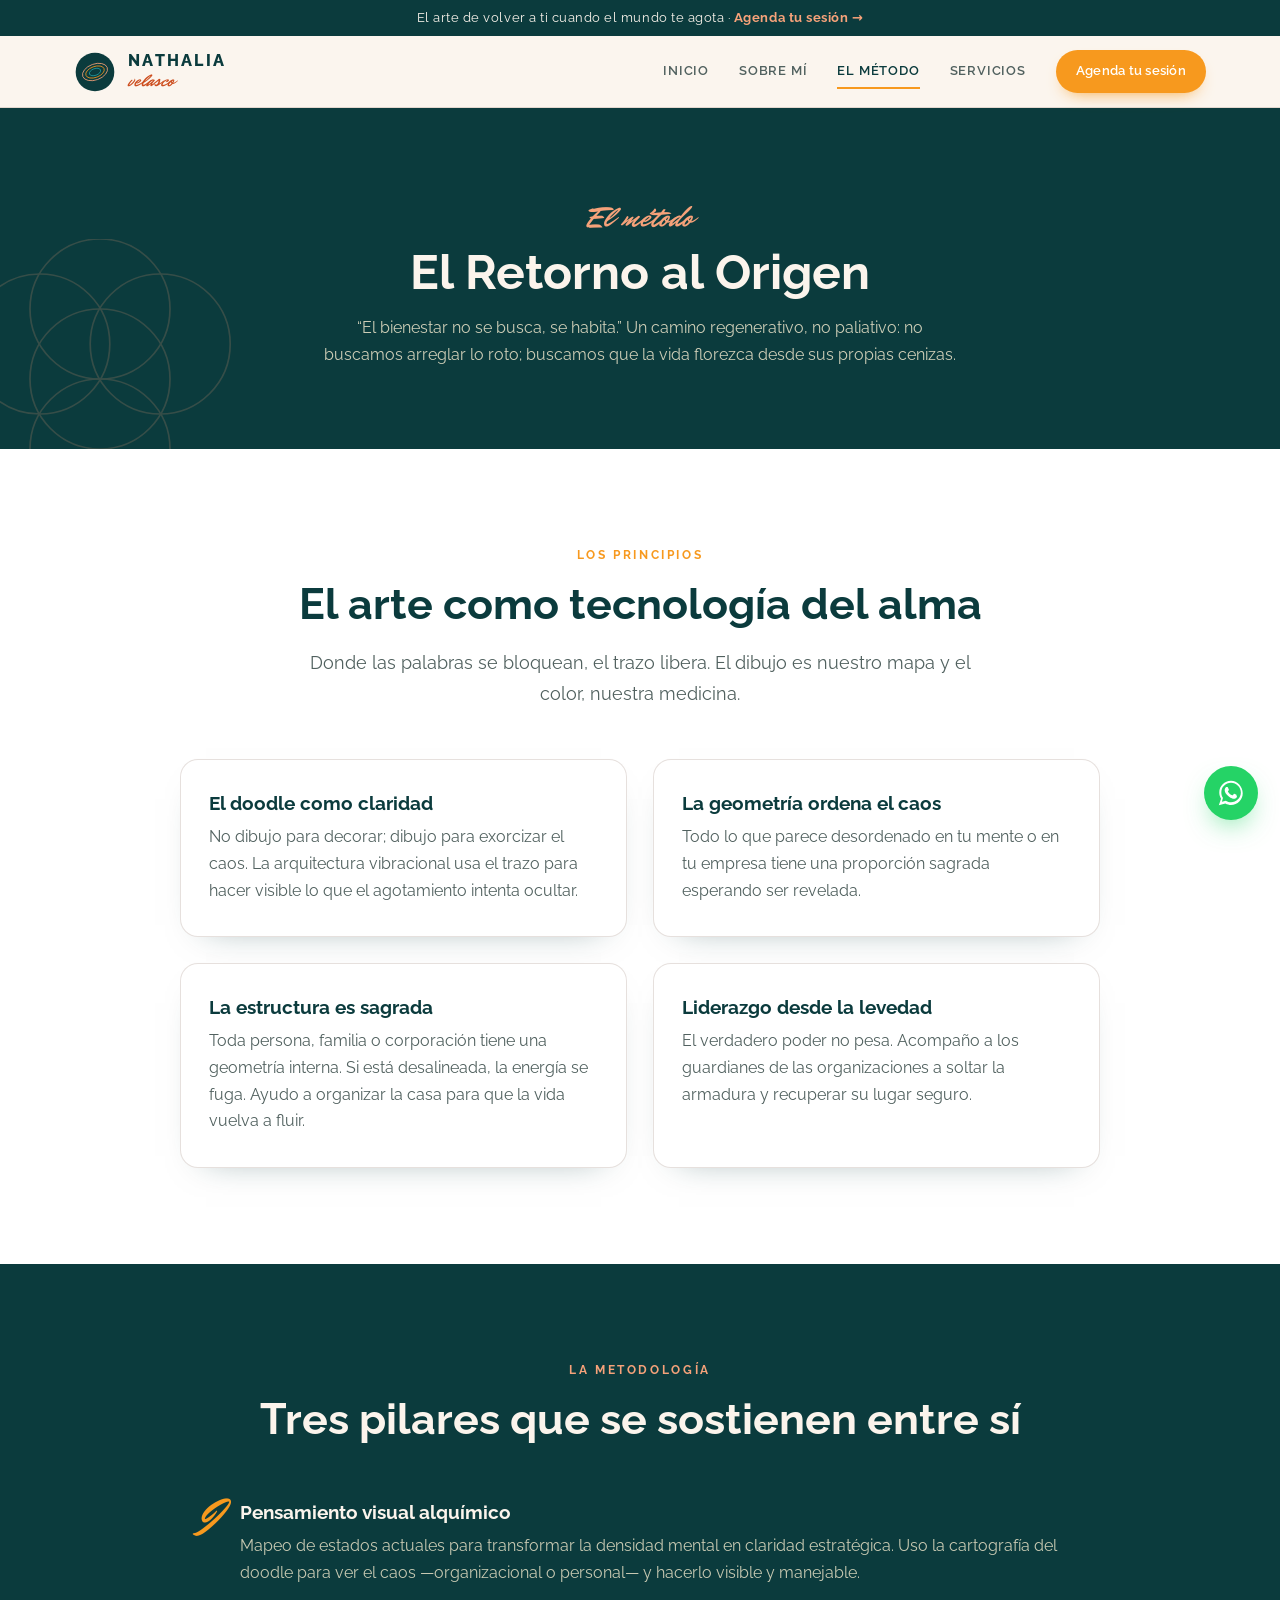
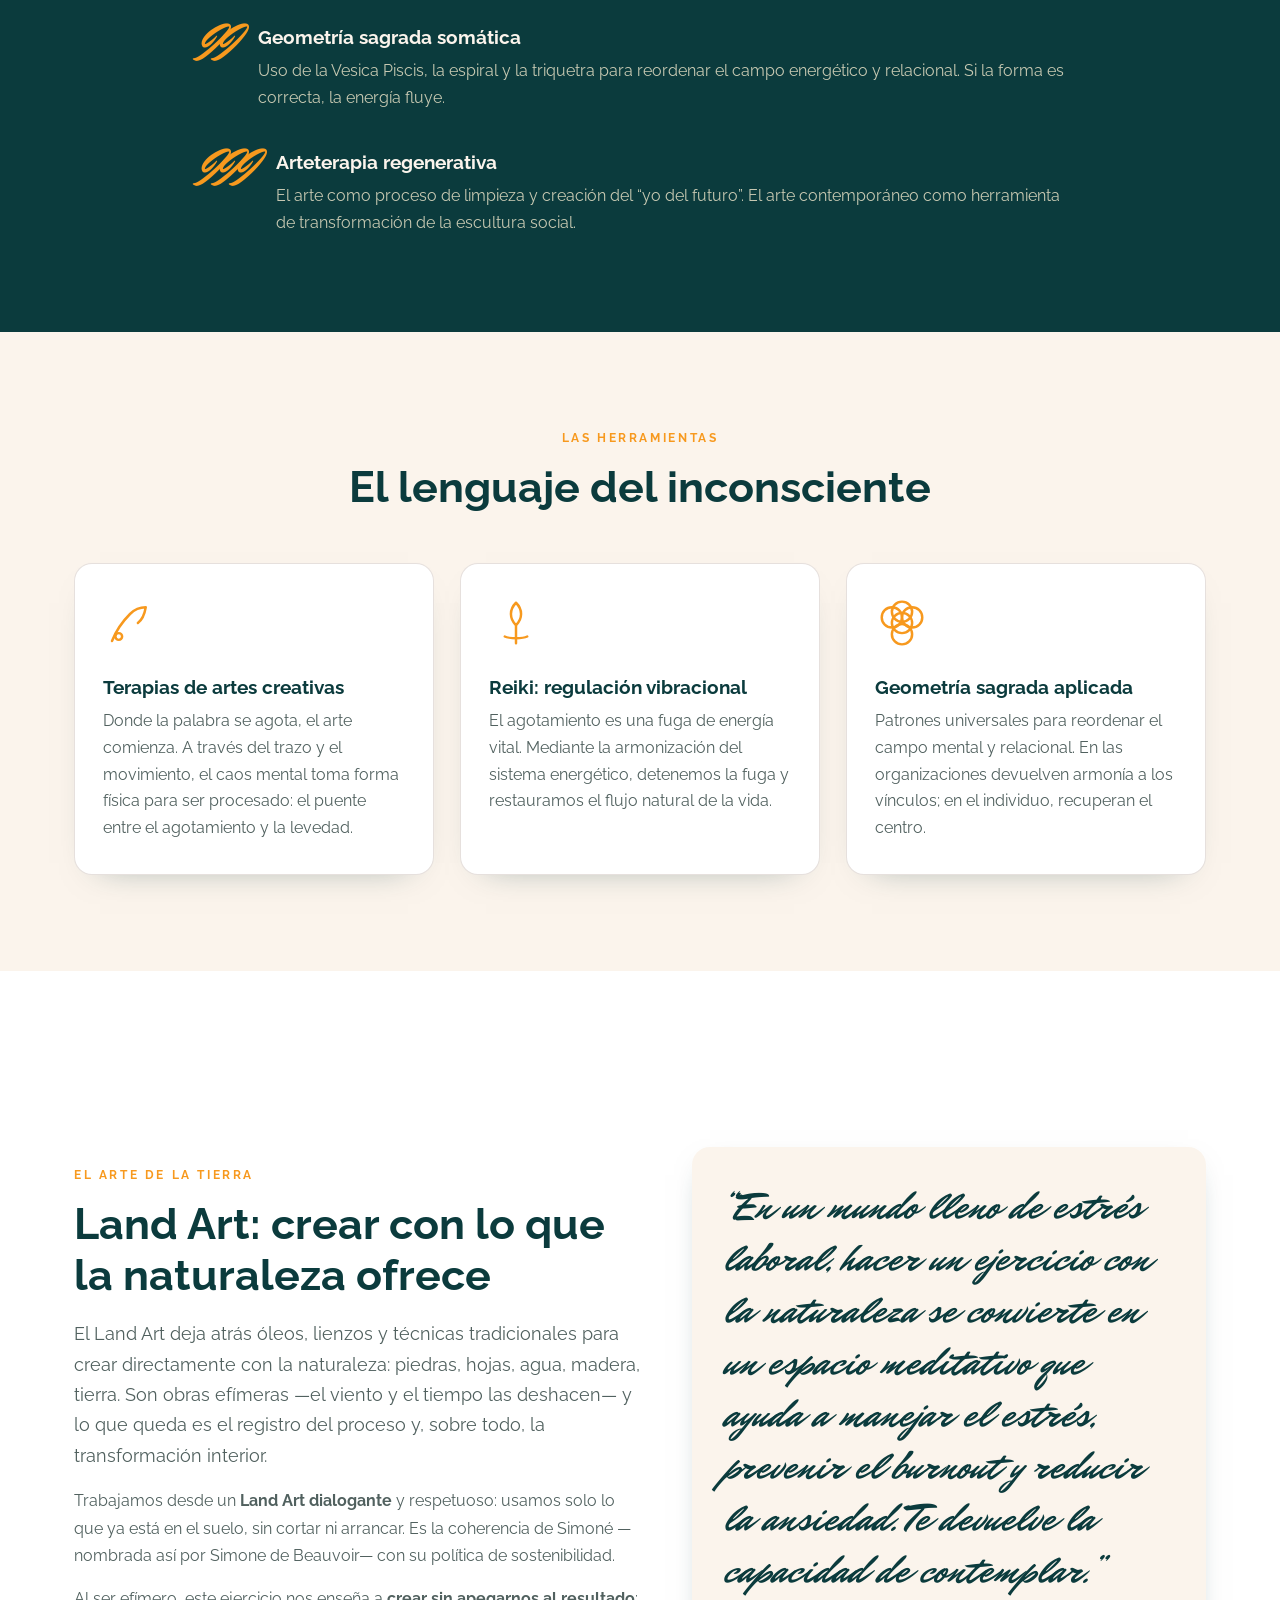
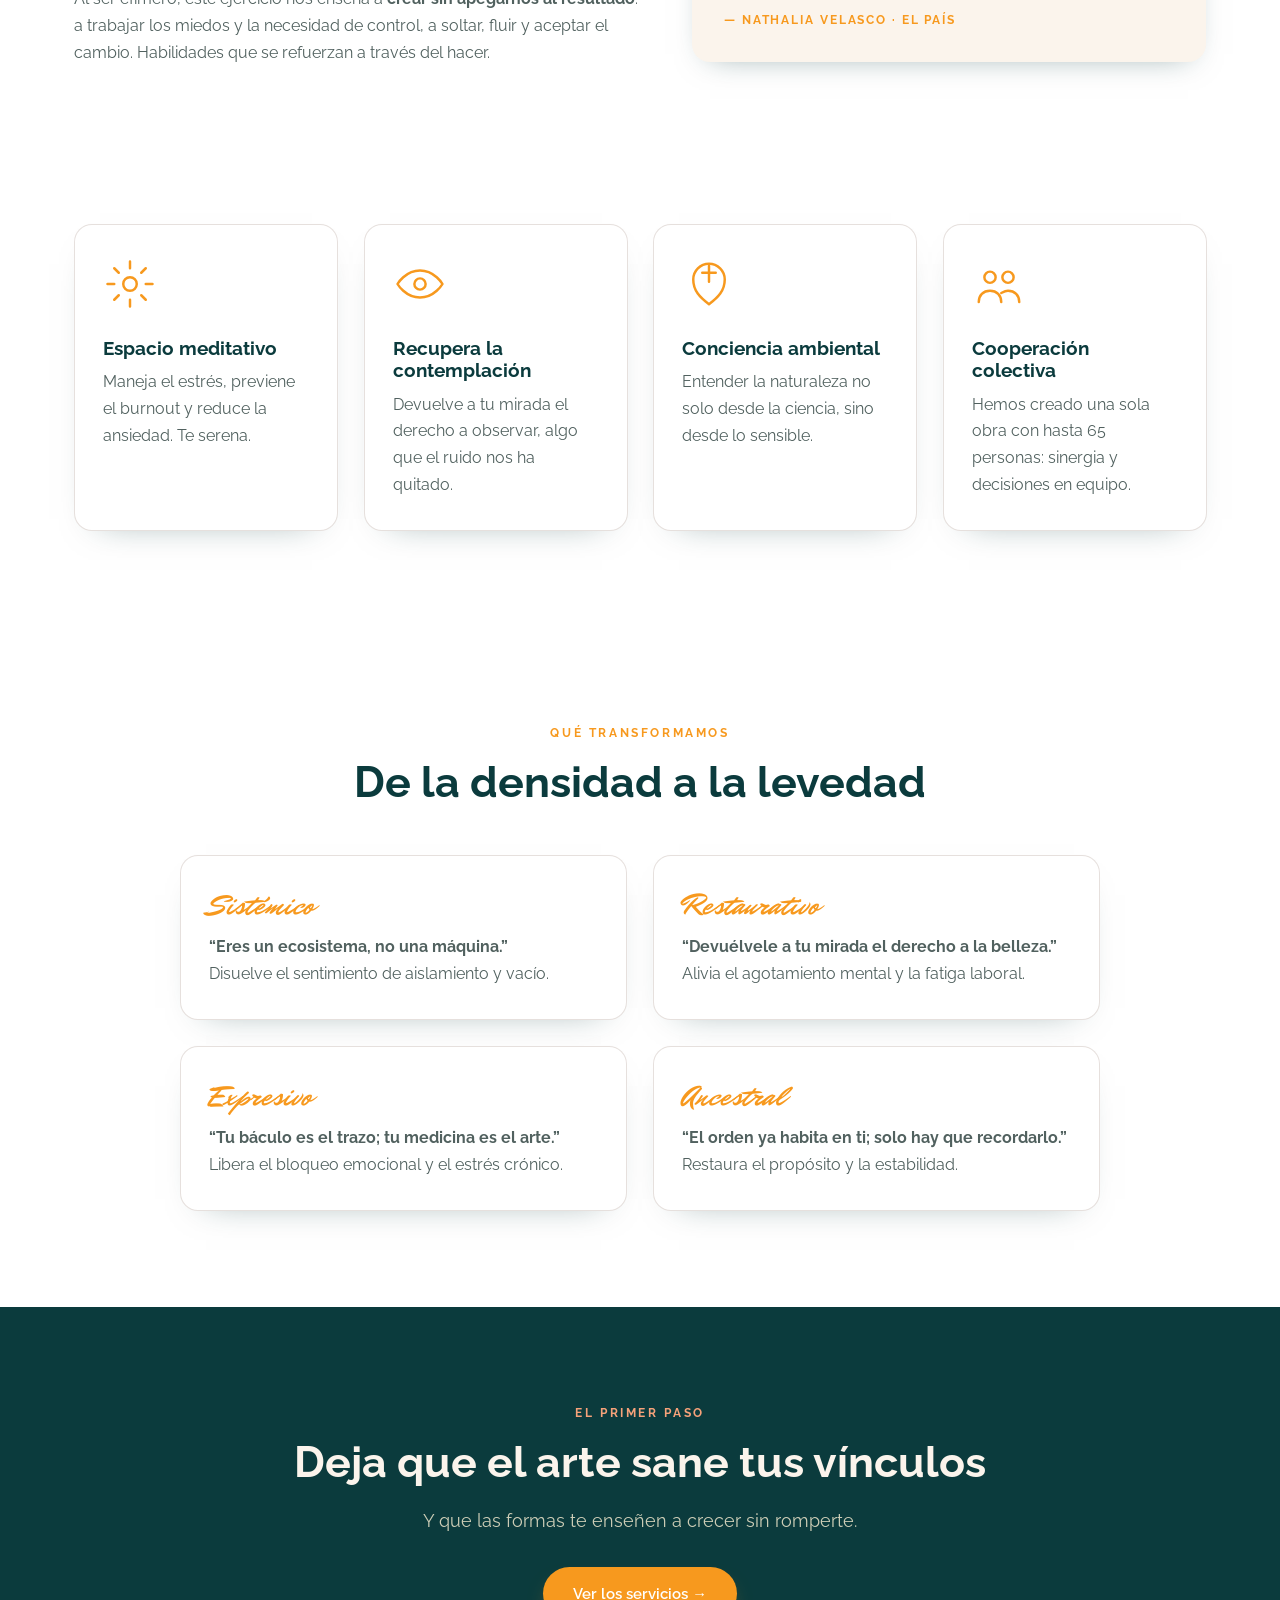
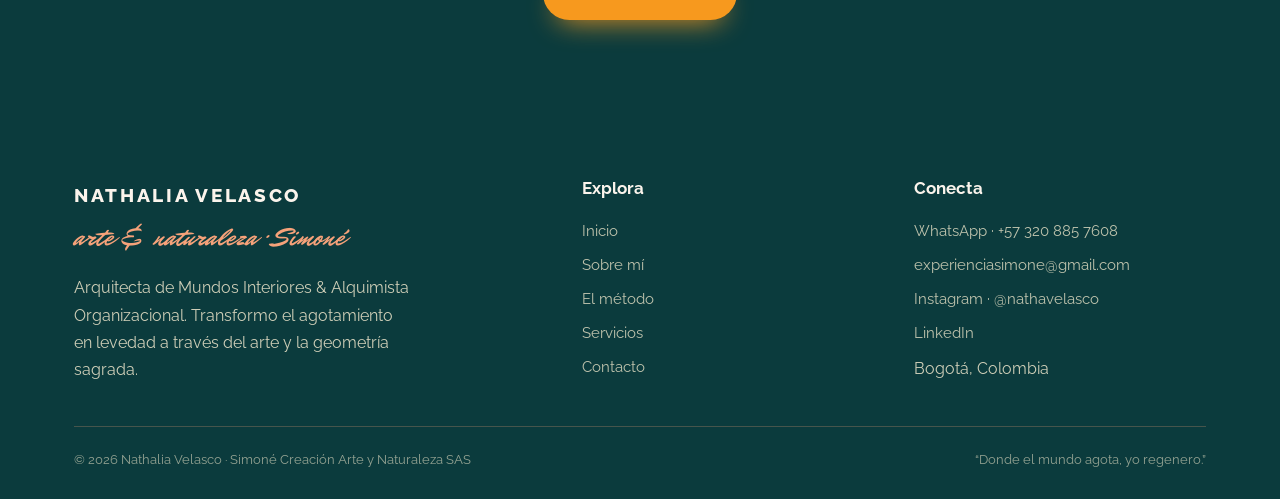
<file: metodo.html>
<!DOCTYPE html>
<html lang="es">
<head>
<meta charset="UTF-8">
<meta name="viewport" content="width=device-width, initial-scale=1.0">
<script>document.documentElement.classList.add('js');addEventListener('load',function(){setTimeout(function(){if(!window.__siteLoaded){document.querySelectorAll('.reveal').forEach(function(e){e.classList.add('in')})}},1500)})</script>
<title>El método · El Retorno al Origen | Nathalia Velasco</title>
<meta name="description" content="El Retorno al Origen: pensamiento visual alquímico, geometría sagrada somática y arteterapia regenerativa para transformar el agotamiento en levedad.">
<link rel="canonical" href="https://jorgeicone.github.io/nathalia-velasco/metodo.html">
<meta name="theme-color" content="#0B3B3D">
<link rel="icon" href="data:image/svg+xml,%3Csvg xmlns='http://www.w3.org/2000/svg' viewBox='0 0 100 100'%3E%3Ccircle cx='50' cy='50' r='48' fill='%230B3B3D'/%3E%3Cellipse cx='50' cy='50' rx='30' ry='18' fill='none' stroke='%23F6A27A' stroke-width='4' transform='rotate(-20 50 50)'/%3E%3Cellipse cx='50' cy='50' rx='20' ry='11' fill='none' stroke='%23F7991E' stroke-width='4' transform='rotate(-20 50 50)'/%3E%3C/svg%3E">
<meta property="og:type" content="website">
<meta property="og:site_name" content="Nathalia Velasco · Simoné">
<meta property="og:title" content="El método · El Retorno al Origen">
<meta property="og:description" content="Pensamiento visual, geometría sagrada y arteterapia regenerativa. El bienestar no se busca, se habita.">
<meta property="og:url" content="https://jorgeicone.github.io/nathalia-velasco/metodo.html">
<meta property="og:image" content="https://jorgeicone.github.io/nathalia-velasco/img/og.jpg">
<meta name="twitter:card" content="summary_large_image">
<meta name="twitter:image" content="https://jorgeicone.github.io/nathalia-velasco/img/og.jpg">
<link rel="preconnect" href="https://fonts.googleapis.com">
<link rel="preconnect" href="https://fonts.gstatic.com" crossorigin>
<link href="https://fonts.googleapis.com/css2?family=Raleway:wght@300;400;500;600;700;800&family=Mr+Dafoe&display=swap" rel="stylesheet">
<link rel="stylesheet" href="styles.css?v=6">
</head>
<body>
<a class="skip" href="#main">Saltar al contenido</a>
<div class="topbar">El arte de volver a ti cuando el mundo te agota · <a href="contacto.html">Agenda tu sesión →</a></div>

<header class="nav">
  <div class="nav-inner">
    <a class="brand" href="index.html" aria-label="Inicio">
      <svg class="mark" viewBox="0 0 100 100" fill="none" xmlns="http://www.w3.org/2000/svg" aria-hidden="true">
        <circle cx="50" cy="50" r="46" fill="#0B3B3D"/>
        <ellipse cx="50" cy="50" rx="31" ry="19" fill="none" stroke="#F6A27A" stroke-width="1.8" transform="rotate(-20 50 50)"/>
        <ellipse cx="50" cy="50" rx="23" ry="13" fill="none" stroke="#F7991E" stroke-width="1.8" transform="rotate(-20 50 50)"/>
        <ellipse cx="50" cy="50" rx="14" ry="8" fill="none" stroke="#219EA4" stroke-width="1.8" transform="rotate(-20 50 50)"/>
      </svg>
      <span class="name"><b>NATHALIA</b><span class="script">velasco</span></span>
    </a>
    <nav class="menu" id="menu">
      <a href="index.html">Inicio</a>
      <a href="sobre-mi.html">Sobre mí</a>
      <a href="metodo.html" class="active">El método</a>
      <a href="servicios.html">Servicios</a>
      <a href="contacto.html" class="cta">Agenda tu sesión</a>
    </nav>
    <button class="burger" id="burger" aria-label="Menú"><span></span><span></span><span></span></button>
  </div>
</header>

<section class="phero" id="main">
  <svg class="geo" style="bottom:-70px;left:-40px;width:280px;color:var(--arena)" viewBox="0 0 200 200" fill="none" aria-hidden="true"><circle cx="100" cy="100" r="50" stroke="currentColor" stroke-width="1.2"/><circle cx="100" cy="50" r="50" stroke="currentColor" stroke-width="1.2"/><circle cx="100" cy="150" r="50" stroke="currentColor" stroke-width="1.2"/><circle cx="57" cy="75" r="50" stroke="currentColor" stroke-width="1.2"/><circle cx="143" cy="75" r="50" stroke="currentColor" stroke-width="1.2"/></svg>
  <div class="wrap" style="position:relative">
    <p class="kicker">El método</p>
    <h1>El Retorno al Origen</h1>
    <p>“El bienestar no se busca, se habita.” Un camino regenerativo, no paliativo: no buscamos arreglar lo roto; buscamos que la vida florezca desde sus propias cenizas.</p>
  </div>
</section>

<section class="pad">
  <div class="wrap">
    <div class="center reveal" style="margin-bottom:50px">
      <span class="eyebrow">Los principios</span>
      <h2 class="section-title">El arte como tecnología del alma</h2>
      <p class="lead center">Donde las palabras se bloquean, el trazo libera. El dibujo es nuestro mapa y el color, nuestra medicina.</p>
    </div>
    <div class="grid g-2" style="max-width:920px;margin:0 auto">
      <div class="card reveal"><h3>El doodle como claridad</h3><p>No dibujo para decorar; dibujo para exorcizar el caos. La arquitectura vibracional usa el trazo para hacer visible lo que el agotamiento intenta ocultar.</p></div>
      <div class="card reveal"><h3>La geometría ordena el caos</h3><p>Todo lo que parece desordenado en tu mente o en tu empresa tiene una proporción sagrada esperando ser revelada.</p></div>
      <div class="card reveal"><h3>La estructura es sagrada</h3><p>Toda persona, familia o corporación tiene una geometría interna. Si está desalineada, la energía se fuga. Ayudo a organizar la casa para que la vida vuelva a fluir.</p></div>
      <div class="card reveal"><h3>Liderazgo desde la levedad</h3><p>El verdadero poder no pesa. Acompaño a los guardianes de las organizaciones a soltar la armadura y recuperar su lugar seguro.</p></div>
    </div>
  </div>
</section>

<section class="pad bg-green">
  <div class="wrap">
    <div class="center reveal" style="margin-bottom:56px">
      <span class="eyebrow">La metodología</span>
      <h2 class="section-title">Tres pilares que se sostienen entre sí</h2>
    </div>
    <div class="grid" style="gap:40px;max-width:880px;margin:0 auto">
      <div class="pillar reveal">
        <div class="num">I</div>
        <div>
          <h3>Pensamiento visual alquímico</h3>
          <p>Mapeo de estados actuales para transformar la densidad mental en claridad estratégica. Uso la cartografía del doodle para ver el caos —organizacional o personal— y hacerlo visible y manejable.</p>
        </div>
      </div>
      <div class="pillar reveal">
        <div class="num">II</div>
        <div>
          <h3>Geometría sagrada somática</h3>
          <p>Uso de la Vesica Piscis, la espiral y la triquetra para reordenar el campo energético y relacional. Si la forma es correcta, la energía fluye.</p>
        </div>
      </div>
      <div class="pillar reveal">
        <div class="num">III</div>
        <div>
          <h3>Arteterapia regenerativa</h3>
          <p>El arte como proceso de limpieza y creación del “yo del futuro”. El arte contemporáneo como herramienta de transformación de la escultura social.</p>
        </div>
      </div>
    </div>
  </div>
</section>

<section class="pad bg-cream">
  <div class="wrap">
    <div class="center reveal" style="margin-bottom:50px">
      <span class="eyebrow">Las herramientas</span>
      <h2 class="section-title">El lenguaje del inconsciente</h2>
    </div>
    <div class="grid g-3">
      <div class="card reveal">
        <svg class="ico" viewBox="0 0 48 48" fill="none" stroke="currentColor" stroke-width="2.2" stroke-linecap="round" stroke-linejoin="round"><path d="M8 40c4-10 8-16 16-24M24 16c4-4 9-6 14-6-1 6-3 11-7 14"/><circle cx="14" cy="36" r="3"/></svg>
        <h3>Terapias de artes creativas</h3>
        <p>Donde la palabra se agota, el arte comienza. A través del trazo y el movimiento, el caos mental toma forma física para ser procesado: el puente entre el agotamiento y la levedad.</p>
      </div>
      <div class="card reveal">
        <svg class="ico" viewBox="0 0 48 48" fill="none" stroke="currentColor" stroke-width="2.2" stroke-linecap="round" stroke-linejoin="round"><path d="M24 6c6 6 6 14 0 20-6-6-6-14 0-20zM24 26v16M14 36c4 2 16 2 20 0"/></svg>
        <h3>Reiki: regulación vibracional</h3>
        <p>El agotamiento es una fuga de energía vital. Mediante la armonización del sistema energético, detenemos la fuga y restauramos el flujo natural de la vida.</p>
      </div>
      <div class="card reveal">
        <svg class="ico" viewBox="0 0 48 48" fill="none" stroke="currentColor" stroke-width="2.2" stroke-linecap="round" stroke-linejoin="round"><circle cx="24" cy="24" r="9"/><circle cx="24" cy="14" r="9"/><circle cx="24" cy="34" r="9"/><circle cx="15" cy="19" r="9"/><circle cx="33" cy="19" r="9"/></svg>
        <h3>Geometría sagrada aplicada</h3>
        <p>Patrones universales para reordenar el campo mental y relacional. En las organizaciones devuelven armonía a los vínculos; en el individuo, recuperan el centro.</p>
      </div>
    </div>
  </div>
</section>

<section class="pad">
  <div class="wrap">
    <div class="hero-grid" style="align-items:center">
      <div class="reveal">
        <span class="eyebrow">El arte de la tierra</span>
        <h2 class="section-title">Land Art: crear con lo que la naturaleza ofrece</h2>
        <p class="lead" style="margin-bottom:16px">El Land Art deja atrás óleos, lienzos y técnicas tradicionales para crear directamente con la naturaleza: piedras, hojas, agua, madera, tierra. Son obras efímeras —el viento y el tiempo las deshacen— y lo que queda es el registro del proceso y, sobre todo, la transformación interior.</p>
        <p style="color:var(--texto-suave);margin-bottom:16px">Trabajamos desde un <strong>Land Art dialogante</strong> y respetuoso: usamos solo lo que ya está en el suelo, sin cortar ni arrancar. Es la coherencia de Simoné —nombrada así por Simone de Beauvoir— con su política de sostenibilidad.</p>
        <p style="color:var(--texto-suave)">Al ser efímero, este ejercicio nos enseña a <strong>crear sin apegarnos al resultado</strong>: a trabajar los miedos y la necesidad de control, a soltar, fluir y aceptar el cambio. Habilidades que se refuerzan a través del hacer.</p>
      </div>
      <div class="reveal">
        <blockquote class="press-quote" style="background:var(--crema);border-radius:var(--radio);padding:34px 32px;box-shadow:var(--sombra-suave)">“En un mundo lleno de estrés laboral, hacer un ejercicio con la naturaleza se convierte en un espacio meditativo que ayuda a manejar el estrés, prevenir el burnout y reducir la ansiedad. Te devuelve la capacidad de contemplar.”
          <span style="display:block;font-family:'Raleway';font-size:.74rem;letter-spacing:.16em;text-transform:uppercase;color:var(--naranja);margin-top:16px;font-weight:700">— Nathalia Velasco · El País</span>
        </blockquote>
      </div>
    </div>
    <div class="grid g-4" style="margin-top:50px">
      <div class="card reveal">
        <svg class="ico" viewBox="0 0 48 48" fill="none" stroke="currentColor" stroke-width="2.2" stroke-linecap="round" stroke-linejoin="round"><circle cx="24" cy="24" r="6"/><path d="M24 4v6M24 38v6M4 24h6M38 24h6M10 10l4 4M34 34l4 4M38 10l-4 4M14 34l-4 4"/></svg>
        <h3>Espacio meditativo</h3>
        <p>Maneja el estrés, previene el burnout y reduce la ansiedad. Te serena.</p>
      </div>
      <div class="card reveal" data-delay="100">
        <svg class="ico" viewBox="0 0 48 48" fill="none" stroke="currentColor" stroke-width="2.2" stroke-linecap="round" stroke-linejoin="round"><path d="M4 24s7-12 20-12 20 12 20 12-7 12-20 12S4 24 4 24Z"/><circle cx="24" cy="24" r="5"/></svg>
        <h3>Recupera la contemplación</h3>
        <p>Devuelve a tu mirada el derecho a observar, algo que el ruido nos ha quitado.</p>
      </div>
      <div class="card reveal" data-delay="200">
        <svg class="ico" viewBox="0 0 48 48" fill="none" stroke="currentColor" stroke-width="2.2" stroke-linecap="round" stroke-linejoin="round"><path d="M24 42c-8-6-14-12-14-22a14 14 0 0 1 28 0c0 10-6 16-14 22Z"/><path d="M24 8v14M18 14h12"/></svg>
        <h3>Conciencia ambiental</h3>
        <p>Entender la naturaleza no solo desde la ciencia, sino desde lo sensible.</p>
      </div>
      <div class="card reveal" data-delay="300">
        <svg class="ico" viewBox="0 0 48 48" fill="none" stroke="currentColor" stroke-width="2.2" stroke-linecap="round" stroke-linejoin="round"><circle cx="16" cy="18" r="5"/><circle cx="32" cy="18" r="5"/><path d="M6 40c0-6 4-10 10-10s10 4 10 10M26 32c2-1 4-2 6-2 6 0 10 4 10 10"/></svg>
        <h3>Cooperación colectiva</h3>
        <p>Hemos creado una sola obra con hasta 65 personas: sinergia y decisiones en equipo.</p>
      </div>
    </div>
  </div>
</section>

<section class="pad">
  <div class="wrap">
    <div class="center reveal" style="margin-bottom:46px">
      <span class="eyebrow">Qué transformamos</span>
      <h2 class="section-title">De la densidad a la levedad</h2>
    </div>
    <div class="grid g-2" style="max-width:920px;margin:0 auto">
      <div class="card reveal"><h3 class="script" style="font-size:1.9rem;color:var(--naranja)">Sistémico</h3><p><strong>“Eres un ecosistema, no una máquina.”</strong><br>Disuelve el sentimiento de aislamiento y vacío.</p></div>
      <div class="card reveal"><h3 class="script" style="font-size:1.9rem;color:var(--naranja)">Restaurativo</h3><p><strong>“Devuélvele a tu mirada el derecho a la belleza.”</strong><br>Alivia el agotamiento mental y la fatiga laboral.</p></div>
      <div class="card reveal"><h3 class="script" style="font-size:1.9rem;color:var(--naranja)">Expresivo</h3><p><strong>“Tu báculo es el trazo; tu medicina es el arte.”</strong><br>Libera el bloqueo emocional y el estrés crónico.</p></div>
      <div class="card reveal"><h3 class="script" style="font-size:1.9rem;color:var(--naranja)">Ancestral</h3><p><strong>“El orden ya habita en ti; solo hay que recordarlo.”</strong><br>Restaura el propósito y la estabilidad.</p></div>
    </div>
  </div>
</section>

<section class="pad bg-green center">
  <div class="wrap reveal">
    <span class="eyebrow">El primer paso</span>
    <h2 class="section-title">Deja que el arte sane tus vínculos</h2>
    <p class="lead center" style="margin-bottom:30px">Y que las formas te enseñen a crecer sin romperte.</p>
    <a href="servicios.html" class="btn btn-primary">Ver los servicios →</a>
  </div>
</section>

<footer>
  <div class="wrap">
    <div class="foot-grid">
      <div class="foot-brand">
        <b>NATHALIA VELASCO</b>
        <span class="script">arte &amp; naturaleza · Simoné</span>
        <p style="margin-top:14px;max-width:340px">Arquitecta de Mundos Interiores &amp; Alquimista Organizacional. Transformo el agotamiento en levedad a través del arte y la geometría sagrada.</p>
      </div>
      <div>
        <h4>Explora</h4>
        <a href="index.html">Inicio</a>
        <a href="sobre-mi.html">Sobre mí</a>
        <a href="metodo.html">El método</a>
        <a href="servicios.html">Servicios</a>
        <a href="contacto.html">Contacto</a>
      </div>
      <div>
        <h4>Conecta</h4>
        <a href="https://wa.me/573208857608" target="_blank" rel="noopener">WhatsApp · +57 320 885 7608</a>
        <a href="mailto:experienciasimone@gmail.com">experienciasimone@gmail.com</a>
        <a href="https://www.instagram.com/nathavelasco" target="_blank" rel="noopener">Instagram · @nathavelasco</a>
        <a href="https://www.linkedin.com/in/nathalia-andrea-velasco-duarte/" target="_blank" rel="noopener">LinkedIn</a>
        <span style="display:block;padding:4px 0">Bogotá, Colombia</span>
      </div>
    </div>
    <div class="foot-bottom">
      <span>© 2026 Nathalia Velasco · Simoné Creación Arte y Naturaleza SAS</span>
      <span>“Donde el mundo agota, yo regenero.”</span>
    </div>
  </div>
</footer>

<script src="site.js?v=6"></script>
</body>
</html>
</file>
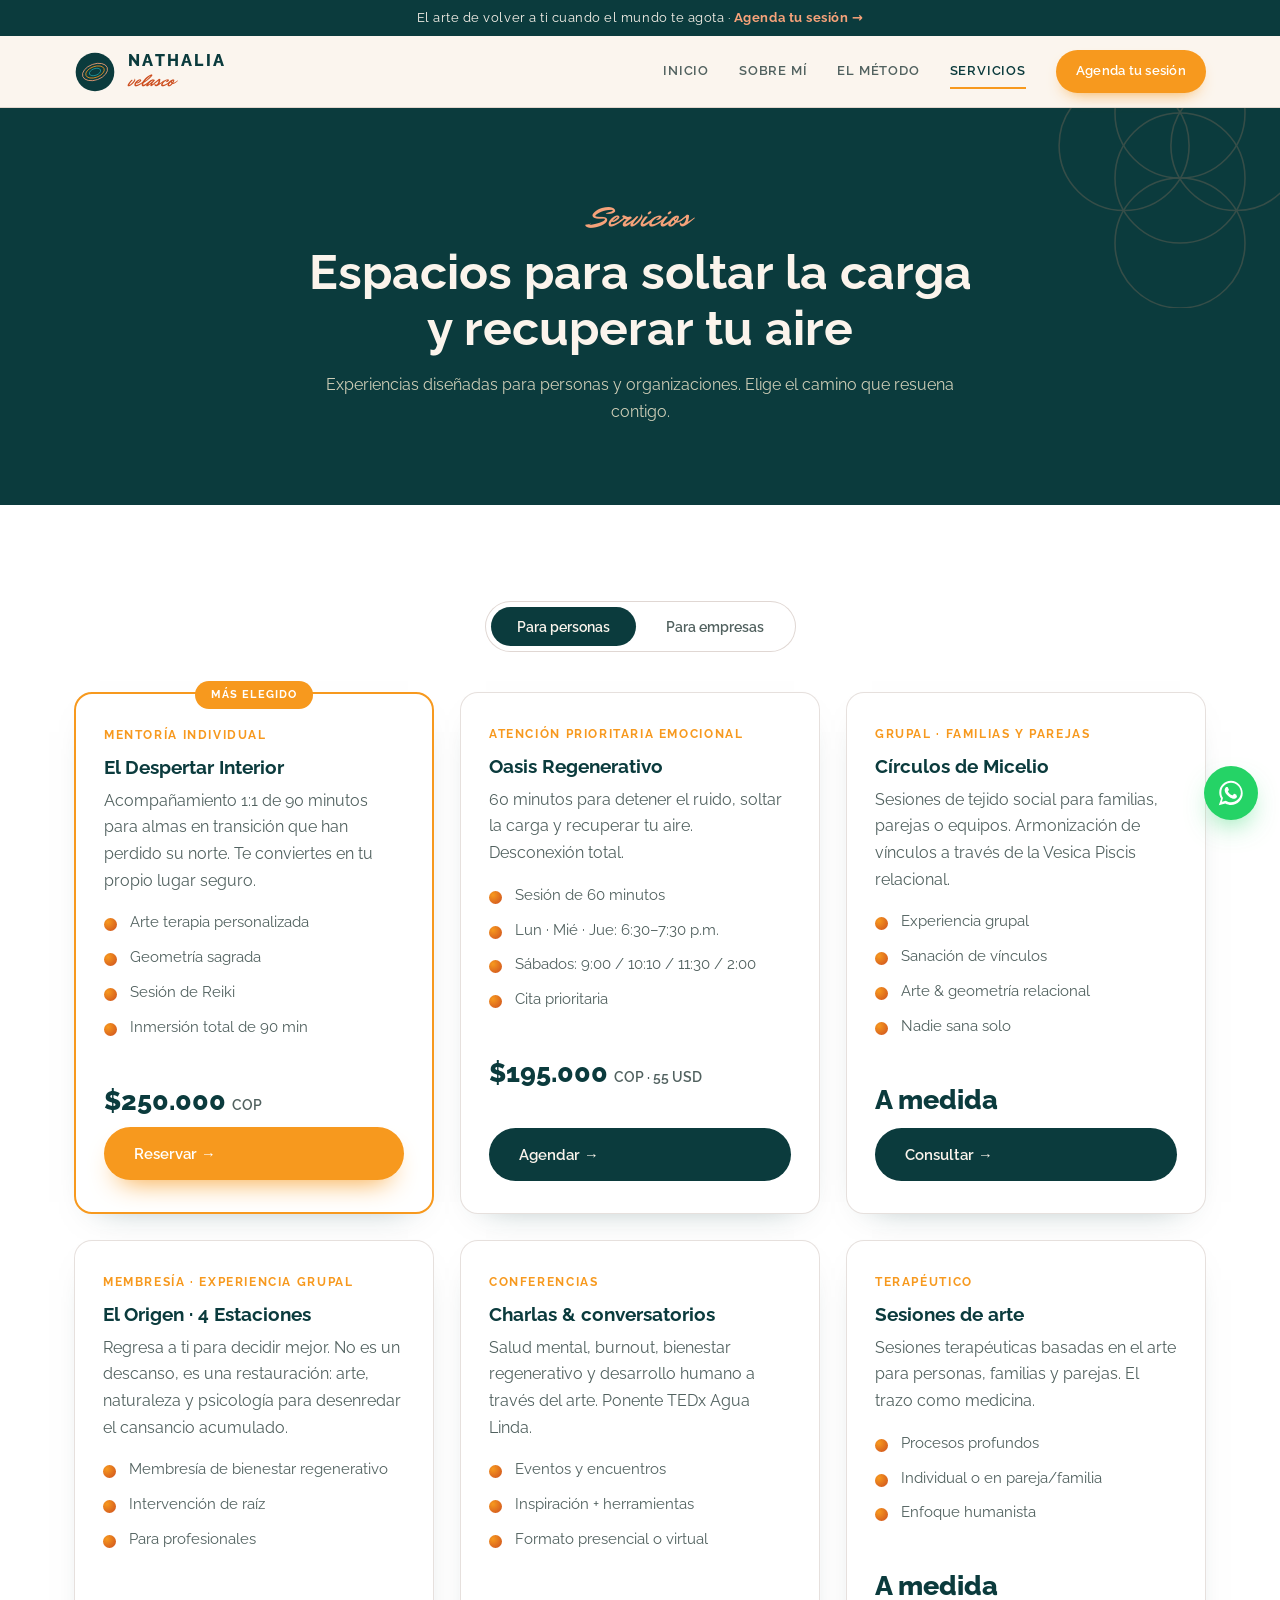
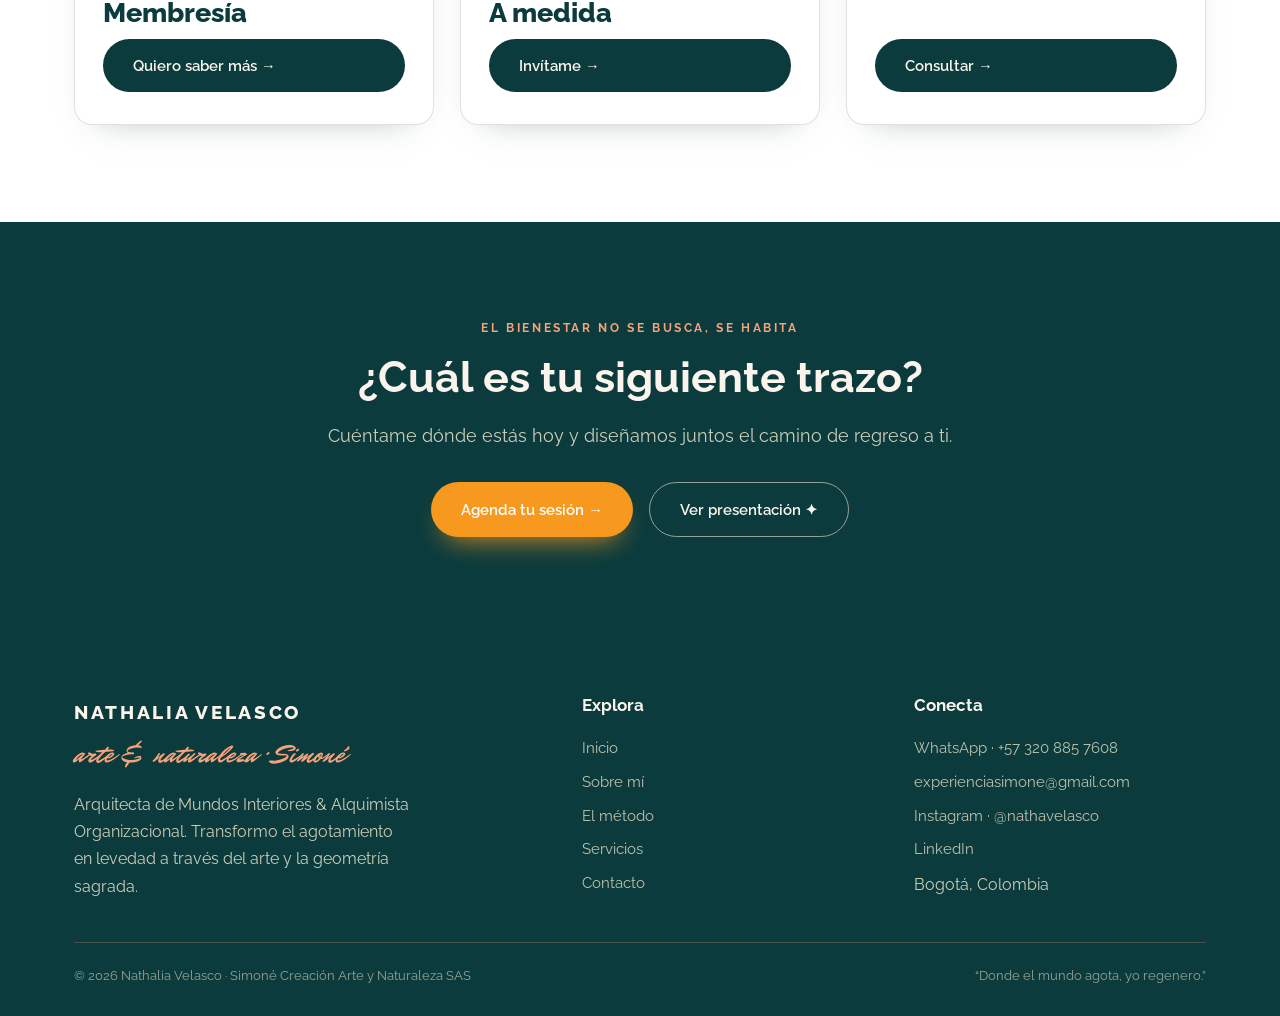
<file: servicios.html>
<!DOCTYPE html>
<html lang="es">
<head>
<meta charset="UTF-8">
<meta name="viewport" content="width=device-width, initial-scale=1.0">
<script>document.documentElement.classList.add('js');addEventListener('load',function(){setTimeout(function(){if(!window.__siteLoaded){document.querySelectorAll('.reveal').forEach(function(e){e.classList.add('in')})}},1500)})</script>
<title>Servicios · Nathalia Velasco | Simoné</title>
<meta name="description" content="Mentorías, Oasis Regenerativo y Círculos de Micelio para personas; Inmersiones de Alquimia Organizacional y conferencias para empresas. Bienestar regenerativo a través del arte.">
<link rel="canonical" href="https://jorgeicone.github.io/nathalia-velasco/servicios.html">
<meta name="theme-color" content="#0B3B3D">
<link rel="icon" href="data:image/svg+xml,%3Csvg xmlns='http://www.w3.org/2000/svg' viewBox='0 0 100 100'%3E%3Ccircle cx='50' cy='50' r='48' fill='%230B3B3D'/%3E%3Cellipse cx='50' cy='50' rx='30' ry='18' fill='none' stroke='%23F6A27A' stroke-width='4' transform='rotate(-20 50 50)'/%3E%3Cellipse cx='50' cy='50' rx='20' ry='11' fill='none' stroke='%23F7991E' stroke-width='4' transform='rotate(-20 50 50)'/%3E%3C/svg%3E">
<meta property="og:type" content="website">
<meta property="og:site_name" content="Nathalia Velasco · Simoné">
<meta property="og:title" content="Servicios · Nathalia Velasco">
<meta property="og:description" content="Mentorías y Oasis para personas; inmersiones de alquimia organizacional para empresas.">
<meta property="og:url" content="https://jorgeicone.github.io/nathalia-velasco/servicios.html">
<meta property="og:image" content="https://jorgeicone.github.io/nathalia-velasco/img/og.jpg">
<meta name="twitter:card" content="summary_large_image">
<meta name="twitter:image" content="https://jorgeicone.github.io/nathalia-velasco/img/og.jpg">
<link rel="preconnect" href="https://fonts.googleapis.com">
<link rel="preconnect" href="https://fonts.gstatic.com" crossorigin>
<link href="https://fonts.googleapis.com/css2?family=Raleway:wght@300;400;500;600;700;800&family=Mr+Dafoe&display=swap" rel="stylesheet">
<link rel="stylesheet" href="styles.css?v=6">
</head>
<body>
<a class="skip" href="#main">Saltar al contenido</a>
<div class="topbar">El arte de volver a ti cuando el mundo te agota · <a href="contacto.html">Agenda tu sesión →</a></div>

<header class="nav">
  <div class="nav-inner">
    <a class="brand" href="index.html" aria-label="Inicio">
      <svg class="mark" viewBox="0 0 100 100" fill="none" xmlns="http://www.w3.org/2000/svg" aria-hidden="true">
        <circle cx="50" cy="50" r="46" fill="#0B3B3D"/>
        <ellipse cx="50" cy="50" rx="31" ry="19" fill="none" stroke="#F6A27A" stroke-width="1.8" transform="rotate(-20 50 50)"/>
        <ellipse cx="50" cy="50" rx="23" ry="13" fill="none" stroke="#F7991E" stroke-width="1.8" transform="rotate(-20 50 50)"/>
        <ellipse cx="50" cy="50" rx="14" ry="8" fill="none" stroke="#219EA4" stroke-width="1.8" transform="rotate(-20 50 50)"/>
      </svg>
      <span class="name"><b>NATHALIA</b><span class="script">velasco</span></span>
    </a>
    <nav class="menu" id="menu">
      <a href="index.html">Inicio</a>
      <a href="sobre-mi.html">Sobre mí</a>
      <a href="metodo.html">El método</a>
      <a href="servicios.html" class="active">Servicios</a>
      <a href="contacto.html" class="cta">Agenda tu sesión</a>
    </nav>
    <button class="burger" id="burger" aria-label="Menú"><span></span><span></span><span></span></button>
  </div>
</header>

<section class="phero" id="main">
  <svg class="geo" style="top:-60px;right:-30px;width:260px;color:var(--arena)" viewBox="0 0 200 200" fill="none" aria-hidden="true"><circle cx="100" cy="100" r="50" stroke="currentColor" stroke-width="1.2"/><circle cx="100" cy="50" r="50" stroke="currentColor" stroke-width="1.2"/><circle cx="100" cy="150" r="50" stroke="currentColor" stroke-width="1.2"/><circle cx="57" cy="75" r="50" stroke="currentColor" stroke-width="1.2"/><circle cx="143" cy="75" r="50" stroke="currentColor" stroke-width="1.2"/></svg>
  <div class="wrap" style="position:relative">
    <p class="kicker">Servicios</p>
    <h1>Espacios para soltar la carga<br>y recuperar tu aire</h1>
    <p>Experiencias diseñadas para personas y organizaciones. Elige el camino que resuena contigo.</p>
  </div>
</section>

<section class="pad">
  <div class="wrap center">
    <div class="seg reveal">
      <button class="on" data-target="personas">Para personas</button>
      <button data-target="empresas">Para empresas</button>
    </div>

    <div data-seg="personas">
      <div class="grid g-3" style="text-align:left;align-items:stretch">
        <div class="card price-card featured reveal">
          <span class="tag">Mentoría individual</span>
          <h3>El Despertar Interior</h3>
          <p>Acompañamiento 1:1 de 90 minutos para almas en transición que han perdido su norte. Te conviertes en tu propio lugar seguro.</p>
          <ul>
            <li>Arte terapia personalizada</li>
            <li>Geometría sagrada</li>
            <li>Sesión de Reiki</li>
            <li>Inmersión total de 90 min</li>
          </ul>
          <div class="price">$250.000 <small>COP</small></div>
          <a href="contacto.html" class="btn btn-primary">Reservar →</a>
        </div>

        <div class="card price-card reveal">
          <span class="tag">Atención prioritaria emocional</span>
          <h3>Oasis Regenerativo</h3>
          <p>60 minutos para detener el ruido, soltar la carga y recuperar tu aire. Desconexión total.</p>
          <ul>
            <li>Sesión de 60 minutos</li>
            <li>Lun · Mié · Jue: 6:30–7:30 p.m.</li>
            <li>Sábados: 9:00 / 10:10 / 11:30 / 2:00</li>
            <li>Cita prioritaria</li>
          </ul>
          <div class="price">$195.000 <small>COP · 55 USD</small></div>
          <a href="contacto.html" class="btn btn-dark">Agendar →</a>
        </div>

        <div class="card price-card reveal">
          <span class="tag">Grupal · familias y parejas</span>
          <h3>Círculos de Micelio</h3>
          <p>Sesiones de tejido social para familias, parejas o equipos. Armonización de vínculos a través de la Vesica Piscis relacional.</p>
          <ul>
            <li>Experiencia grupal</li>
            <li>Sanación de vínculos</li>
            <li>Arte &amp; geometría relacional</li>
            <li>Nadie sana solo</li>
          </ul>
          <div class="price">A medida</div>
          <a href="contacto.html" class="btn btn-dark">Consultar →</a>
        </div>
      </div>

      <div class="grid g-3" style="text-align:left;align-items:stretch;margin-top:26px">
        <div class="card price-card reveal">
          <span class="tag">Membresía · experiencia grupal</span>
          <h3>El Origen · 4 Estaciones</h3>
          <p>Regresa a ti para decidir mejor. No es un descanso, es una restauración: arte, naturaleza y psicología para desenredar el cansancio acumulado.</p>
          <ul>
            <li>Membresía de bienestar regenerativo</li>
            <li>Intervención de raíz</li>
            <li>Para profesionales</li>
          </ul>
          <div class="price">Membresía</div>
          <a href="contacto.html" class="btn btn-dark">Quiero saber más →</a>
        </div>

        <div class="card price-card reveal">
          <span class="tag">Conferencias</span>
          <h3>Charlas &amp; conversatorios</h3>
          <p>Salud mental, burnout, bienestar regenerativo y desarrollo humano a través del arte. Ponente TEDx Agua Linda.</p>
          <ul>
            <li>Eventos y encuentros</li>
            <li>Inspiración + herramientas</li>
            <li>Formato presencial o virtual</li>
          </ul>
          <div class="price">A medida</div>
          <a href="contacto.html" class="btn btn-dark">Invítame →</a>
        </div>

        <div class="card price-card reveal">
          <span class="tag">Terapéutico</span>
          <h3>Sesiones de arte</h3>
          <p>Sesiones terapéuticas basadas en el arte para personas, familias y parejas. El trazo como medicina.</p>
          <ul>
            <li>Procesos profundos</li>
            <li>Individual o en pareja/familia</li>
            <li>Enfoque humanista</li>
          </ul>
          <div class="price">A medida</div>
          <a href="contacto.html" class="btn btn-dark">Consultar →</a>
        </div>
      </div>
    </div>

    <div data-seg="empresas" style="display:none">
      <div class="grid g-2" style="text-align:left;align-items:stretch;max-width:920px;margin:0 auto">
        <div class="card price-card featured reveal">
          <span class="tag">Consultoría de alto nivel</span>
          <h3>Inmersiones de Alquimia Organizacional</h3>
          <p>Para CEOs y equipos que cargan pesadez. Rediseñamos la cultura no con manuales fríos, sino con experiencias de bienestar regenerativo y diseño pedagógico basado en pensamiento visual.</p>
          <ul>
            <li>Diagnóstico de fugas de energía</li>
            <li>Cartografía visual de la cultura</li>
            <li>Prevención real del burnout</li>
            <li>Acompañamiento continuo</li>
          </ul>
          <div class="price">$2.850.000 <small>COP / mes</small></div>
          <a href="contacto.html" class="btn btn-primary">Solicitar propuesta →</a>
        </div>

        <div class="card price-card reveal">
          <span class="tag">Asesorías &amp; consultorías</span>
          <h3>Estructura &amp; cultura</h3>
          <p>Para empresarios que requieren estructura en los modelos de relacionamiento de sus organizaciones, o el diseño de modelos educativos y pedagógicos.</p>
          <ul>
            <li>Misión, visión y ADN cultural</li>
            <li>Alineación de liderazgos</li>
            <li>Diseño de metodologías propias</li>
            <li>Orden estructural del caos</li>
          </ul>
          <div class="price">A medida</div>
          <a href="contacto.html" class="btn btn-dark">Conversemos →</a>
        </div>
      </div>

      <div class="grid g-2" style="text-align:left;align-items:stretch;max-width:920px;margin:26px auto 0">
        <div class="card price-card reveal">
          <span class="tag">Bienestar de equipos</span>
          <h3>El Origen · 4 Estaciones (corporativo)</h3>
          <p>Membresía de bienestar regenerativo para equipos: arte, naturaleza y psicología para soltar el peso del día a día y recuperar la claridad.</p>
          <ul>
            <li>Programa por estaciones</li>
            <li>Mitigación del estrés operativo</li>
            <li>Cohesión y creatividad</li>
          </ul>
          <div class="price">Programa</div>
          <a href="contacto.html" class="btn btn-dark">Diseñar programa →</a>
        </div>

        <div class="card price-card reveal">
          <span class="tag">Conferencias corporativas</span>
          <h3>Charlas para organizaciones</h3>
          <p>Conferencias sobre salud mental laboral, burnout y liderazgo consciente que no informan: transmutan.</p>
          <ul>
            <li>Eventos internos y de cultura</li>
            <li>Liderazgo desde la levedad</li>
            <li>Experiencias vivenciales</li>
          </ul>
          <div class="price">A medida</div>
          <a href="contacto.html" class="btn btn-dark">Invítame →</a>
        </div>
      </div>

      <p class="lead center reveal" style="margin:40px auto 0">¿Tu organización es un gestor de la presión, un arquitecto de crecimiento o necesita unificar liderazgos? Diseño la inmersión a la medida de tu momento.</p>
    </div>
  </div>
</section>

<section class="pad bg-green center">
  <div class="wrap reveal">
    <span class="eyebrow">El bienestar no se busca, se habita</span>
    <h2 class="section-title">¿Cuál es tu siguiente trazo?</h2>
    <p class="lead center" style="margin-bottom:30px">Cuéntame dónde estás hoy y diseñamos juntos el camino de regreso a ti.</p>
    <div class="hero-ctas" style="justify-content:center">
      <a href="contacto.html" class="btn btn-primary">Agenda tu sesión →</a>
      <a href="https://www.canva.com/design/DAGoHPQUaN4/XZq47xENTLJVG_7WZzNMCA/view" class="btn btn-ghost" target="_blank" rel="noopener">Ver presentación ✦</a>
    </div>
  </div>
</section>

<footer>
  <div class="wrap">
    <div class="foot-grid">
      <div class="foot-brand">
        <b>NATHALIA VELASCO</b>
        <span class="script">arte &amp; naturaleza · Simoné</span>
        <p style="margin-top:14px;max-width:340px">Arquitecta de Mundos Interiores &amp; Alquimista Organizacional. Transformo el agotamiento en levedad a través del arte y la geometría sagrada.</p>
      </div>
      <div>
        <h4>Explora</h4>
        <a href="index.html">Inicio</a>
        <a href="sobre-mi.html">Sobre mí</a>
        <a href="metodo.html">El método</a>
        <a href="servicios.html">Servicios</a>
        <a href="contacto.html">Contacto</a>
      </div>
      <div>
        <h4>Conecta</h4>
        <a href="https://wa.me/573208857608" target="_blank" rel="noopener">WhatsApp · +57 320 885 7608</a>
        <a href="mailto:experienciasimone@gmail.com">experienciasimone@gmail.com</a>
        <a href="https://www.instagram.com/nathavelasco" target="_blank" rel="noopener">Instagram · @nathavelasco</a>
        <a href="https://www.linkedin.com/in/nathalia-andrea-velasco-duarte/" target="_blank" rel="noopener">LinkedIn</a>
        <span style="display:block;padding:4px 0">Bogotá, Colombia</span>
      </div>
    </div>
    <div class="foot-bottom">
      <span>© 2026 Nathalia Velasco · Simoné Creación Arte y Naturaleza SAS</span>
      <span>“Donde el mundo agota, yo regenero.”</span>
    </div>
  </div>
</footer>

<script src="site.js?v=6"></script>
</body>
</html>
</file>
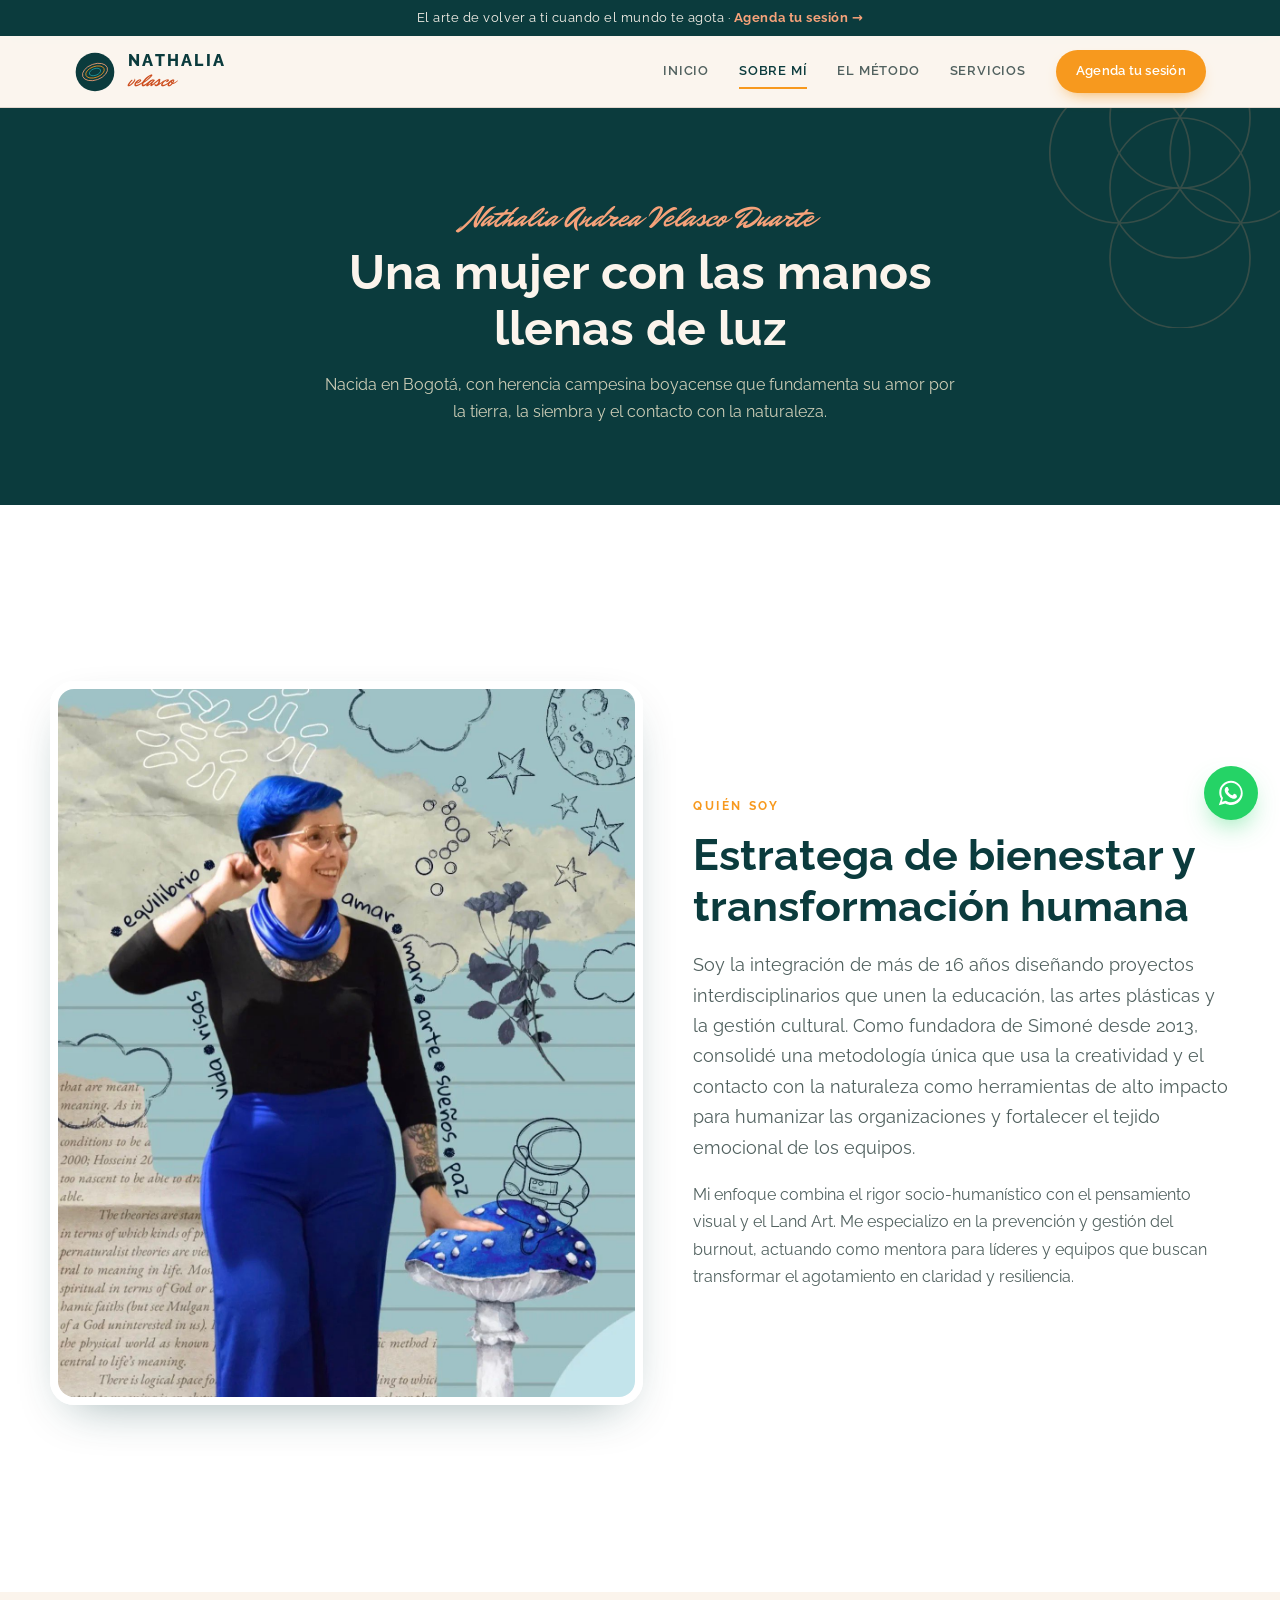
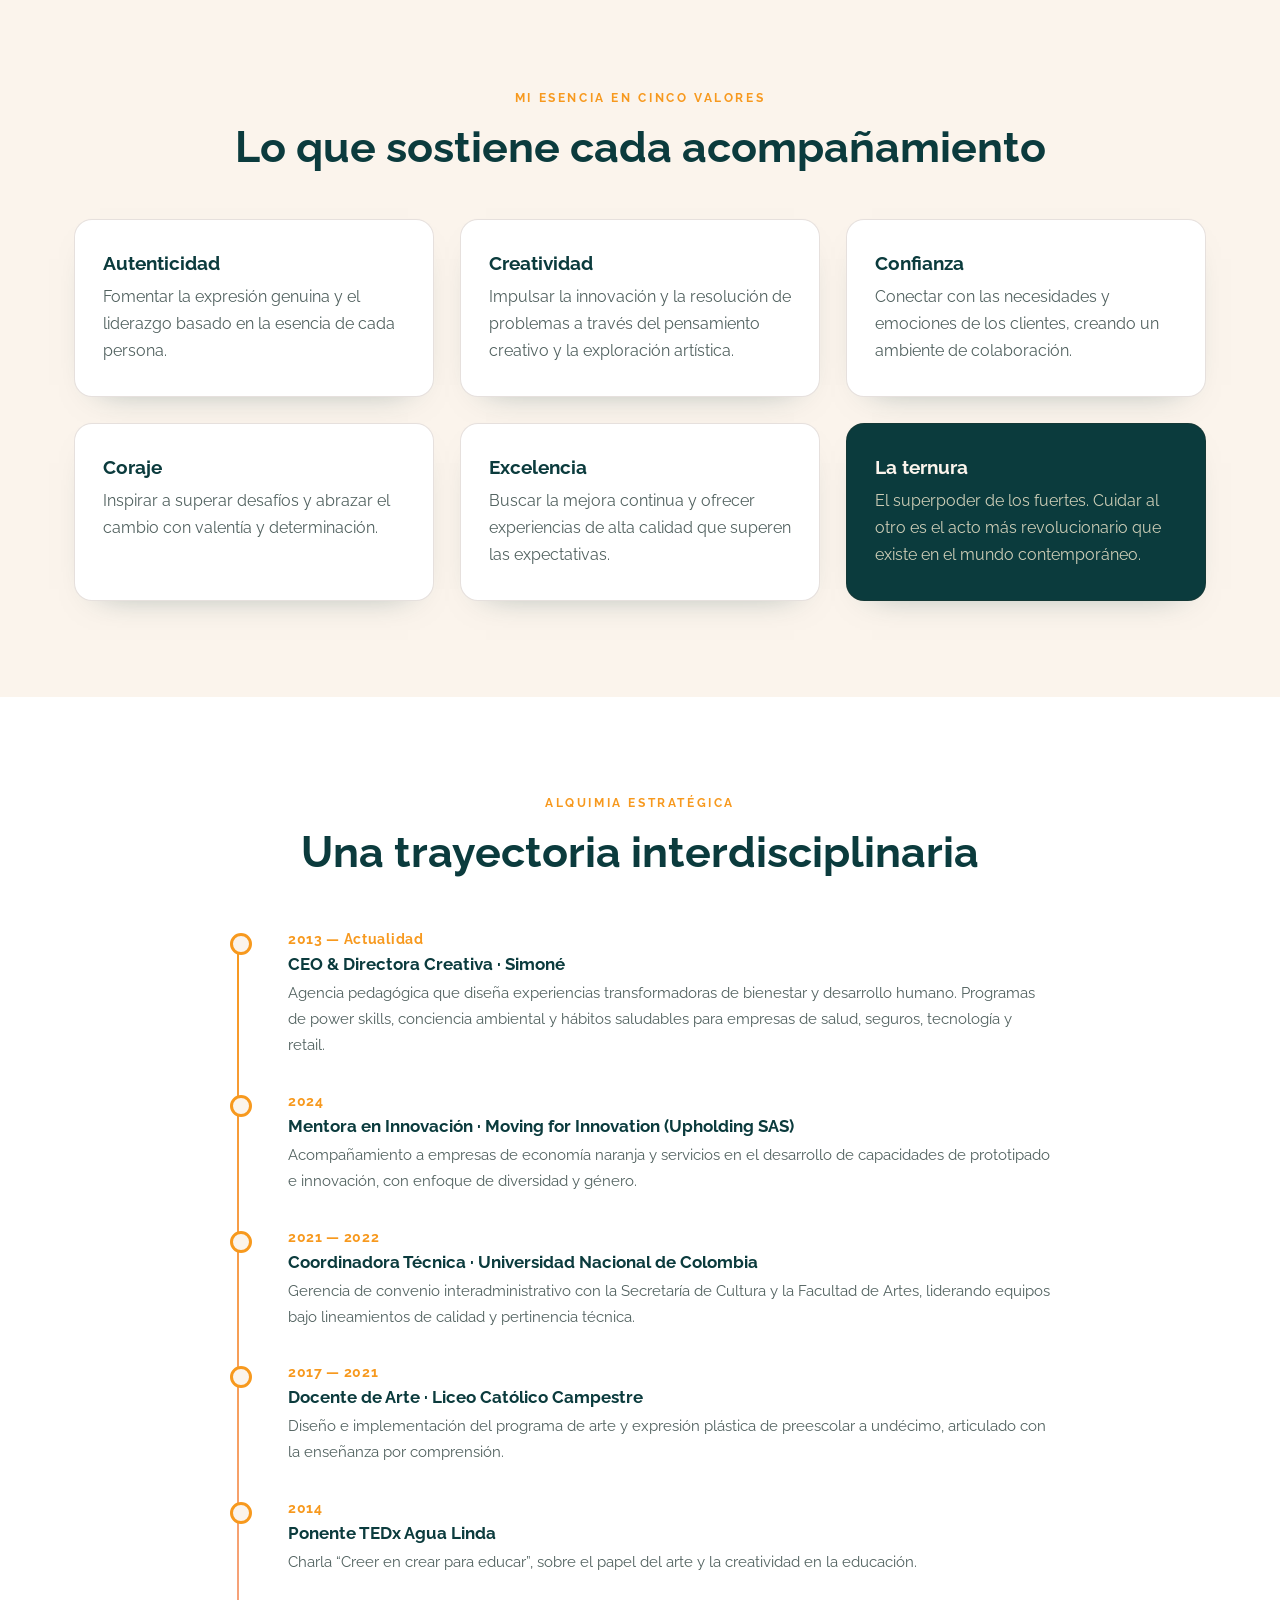
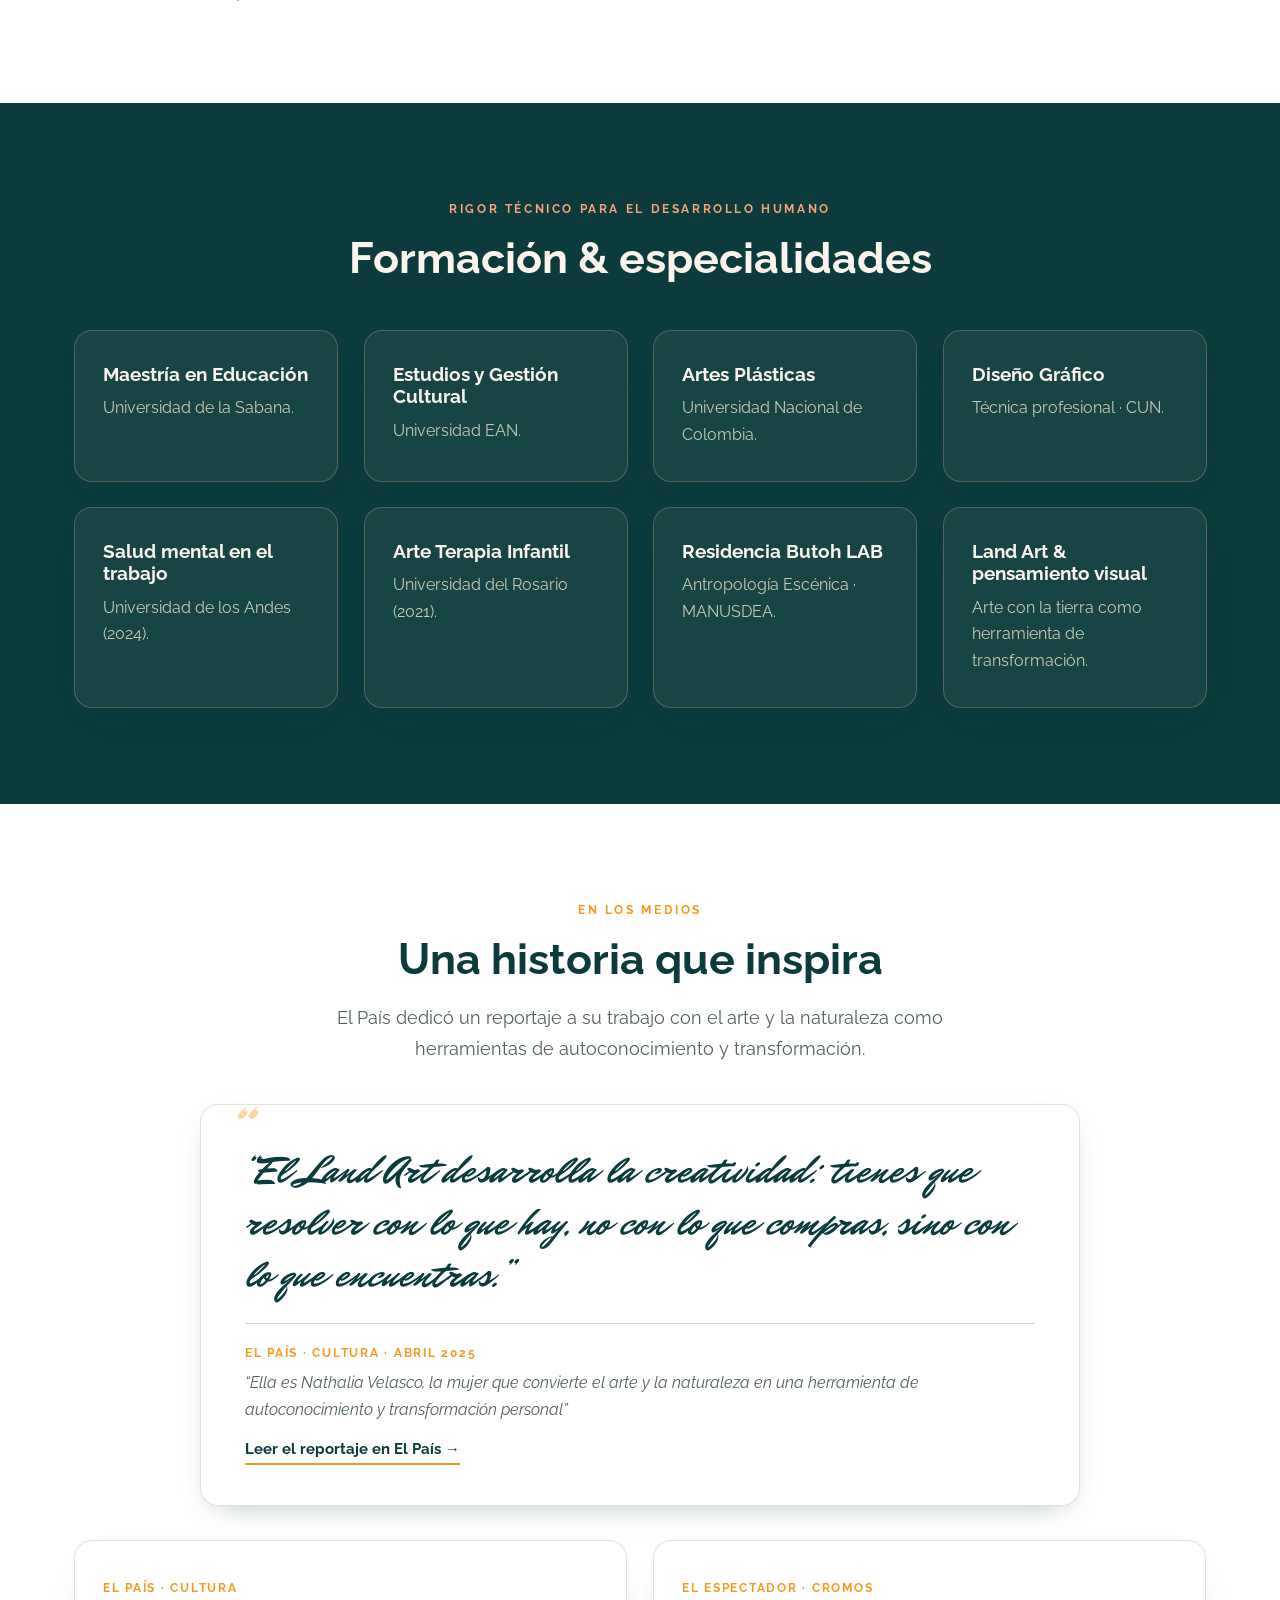
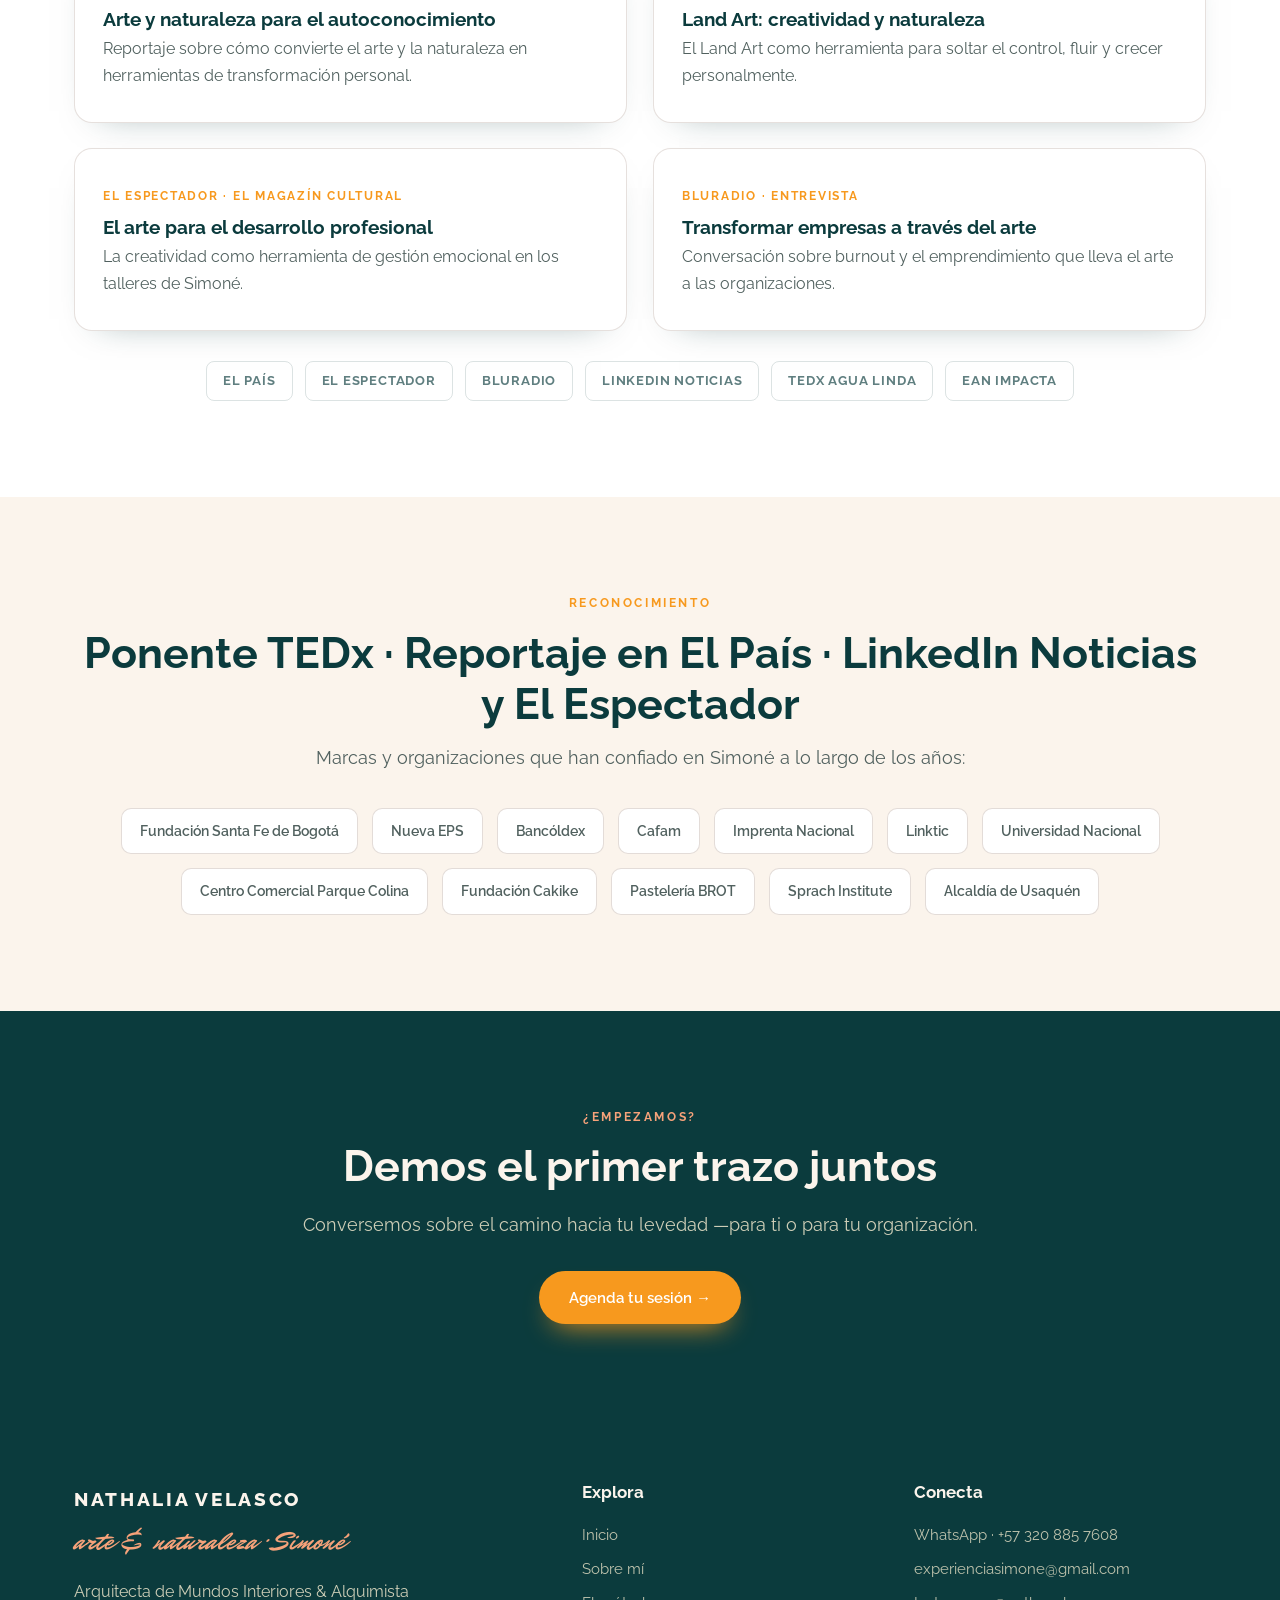
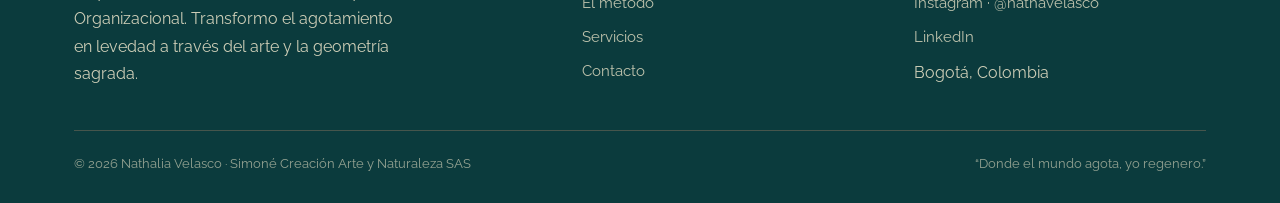
<file: sobre-mi.html>
<!DOCTYPE html>
<html lang="es">
<head>
<meta charset="UTF-8">
<meta name="viewport" content="width=device-width, initial-scale=1.0">
<script>document.documentElement.classList.add('js');addEventListener('load',function(){setTimeout(function(){if(!window.__siteLoaded){document.querySelectorAll('.reveal').forEach(function(e){e.classList.add('in')})}},1500)})</script>
<title>Sobre mí · Nathalia Velasco | Simoné</title>
<meta name="description" content="16 años tejiendo arte, naturaleza y transformación humana. Maestría en Educación, Gestión Cultural, artes plásticas y formación en salud mental. Fundadora de Simoné.">
<link rel="canonical" href="https://jorgeicone.github.io/nathalia-velasco/sobre-mi.html">
<meta name="theme-color" content="#0B3B3D">
<link rel="icon" href="data:image/svg+xml,%3Csvg xmlns='http://www.w3.org/2000/svg' viewBox='0 0 100 100'%3E%3Ccircle cx='50' cy='50' r='48' fill='%230B3B3D'/%3E%3Cellipse cx='50' cy='50' rx='30' ry='18' fill='none' stroke='%23F6A27A' stroke-width='4' transform='rotate(-20 50 50)'/%3E%3Cellipse cx='50' cy='50' rx='20' ry='11' fill='none' stroke='%23F7991E' stroke-width='4' transform='rotate(-20 50 50)'/%3E%3C/svg%3E">
<meta property="og:type" content="profile">
<meta property="og:site_name" content="Nathalia Velasco · Simoné">
<meta property="og:title" content="Sobre mí · Nathalia Velasco">
<meta property="og:description" content="16 años tejiendo arte, naturaleza y transformación humana. Fundadora de Simoné.">
<meta property="og:url" content="https://jorgeicone.github.io/nathalia-velasco/sobre-mi.html">
<meta property="og:image" content="https://jorgeicone.github.io/nathalia-velasco/img/og.jpg">
<meta name="twitter:card" content="summary_large_image">
<meta name="twitter:image" content="https://jorgeicone.github.io/nathalia-velasco/img/og.jpg">
<link rel="preconnect" href="https://fonts.googleapis.com">
<link rel="preconnect" href="https://fonts.gstatic.com" crossorigin>
<link href="https://fonts.googleapis.com/css2?family=Raleway:wght@300;400;500;600;700;800&family=Mr+Dafoe&display=swap" rel="stylesheet">
<link rel="stylesheet" href="styles.css?v=6">
</head>
<body>
<a class="skip" href="#main">Saltar al contenido</a>
<div class="topbar">El arte de volver a ti cuando el mundo te agota · <a href="contacto.html">Agenda tu sesión →</a></div>

<header class="nav">
  <div class="nav-inner">
    <a class="brand" href="index.html" aria-label="Inicio">
      <svg class="mark" viewBox="0 0 100 100" fill="none" xmlns="http://www.w3.org/2000/svg" aria-hidden="true">
        <circle cx="50" cy="50" r="46" fill="#0B3B3D"/>
        <ellipse cx="50" cy="50" rx="31" ry="19" fill="none" stroke="#F6A27A" stroke-width="1.8" transform="rotate(-20 50 50)"/>
        <ellipse cx="50" cy="50" rx="23" ry="13" fill="none" stroke="#F7991E" stroke-width="1.8" transform="rotate(-20 50 50)"/>
        <ellipse cx="50" cy="50" rx="14" ry="8" fill="none" stroke="#219EA4" stroke-width="1.8" transform="rotate(-20 50 50)"/>
      </svg>
      <span class="name"><b>NATHALIA</b><span class="script">velasco</span></span>
    </a>
    <nav class="menu" id="menu">
      <a href="index.html">Inicio</a>
      <a href="sobre-mi.html" class="active">Sobre mí</a>
      <a href="metodo.html">El método</a>
      <a href="servicios.html">Servicios</a>
      <a href="contacto.html" class="cta">Agenda tu sesión</a>
    </nav>
    <button class="burger" id="burger" aria-label="Menú"><span></span><span></span><span></span></button>
  </div>
</header>

<section class="phero" id="main">
  <svg class="geo" style="top:-60px;right:-40px;width:280px;color:var(--arena)" viewBox="0 0 200 200" fill="none" aria-hidden="true"><circle cx="100" cy="100" r="50" stroke="currentColor" stroke-width="1.2"/><circle cx="100" cy="50" r="50" stroke="currentColor" stroke-width="1.2"/><circle cx="100" cy="150" r="50" stroke="currentColor" stroke-width="1.2"/><circle cx="57" cy="75" r="50" stroke="currentColor" stroke-width="1.2"/><circle cx="143" cy="75" r="50" stroke="currentColor" stroke-width="1.2"/></svg>
  <div class="wrap" style="position:relative">
    <p class="kicker">Nathalia Andrea Velasco Duarte</p>
    <h1>Una mujer con las manos<br>llenas de luz</h1>
    <p>Nacida en Bogotá, con herencia campesina boyacense que fundamenta su amor por la tierra, la siembra y el contacto con la naturaleza.</p>
  </div>
</section>

<section class="pad">
  <div class="wrap hero-grid">
    <div class="reveal" style="position:relative">
      <img src="img/marca-collage.jpeg" alt="Nathalia Velasco — universo creativo" style="border-radius:24px;box-shadow:var(--sombra);border:8px solid #fff">
    </div>
    <div class="reveal">
      <span class="eyebrow">Quién soy</span>
      <h2 class="section-title">Estratega de bienestar y transformación humana</h2>
      <p class="lead" style="margin-bottom:18px">Soy la integración de más de 16 años diseñando proyectos interdisciplinarios que unen la educación, las artes plásticas y la gestión cultural. Como fundadora de Simoné desde 2013, consolidé una metodología única que usa la creatividad y el contacto con la naturaleza como herramientas de alto impacto para humanizar las organizaciones y fortalecer el tejido emocional de los equipos.</p>
      <p style="color:var(--texto-suave)">Mi enfoque combina el rigor socio-humanístico con el pensamiento visual y el Land Art. Me especializo en la prevención y gestión del burnout, actuando como mentora para líderes y equipos que buscan transformar el agotamiento en claridad y resiliencia.</p>
    </div>
  </div>
</section>

<section class="pad bg-cream">
  <div class="wrap">
    <div class="center reveal" style="margin-bottom:46px">
      <span class="eyebrow">Mi esencia en cinco valores</span>
      <h2 class="section-title">Lo que sostiene cada acompañamiento</h2>
    </div>
    <div class="grid g-3">
      <div class="card reveal"><h3>Autenticidad</h3><p>Fomentar la expresión genuina y el liderazgo basado en la esencia de cada persona.</p></div>
      <div class="card reveal"><h3>Creatividad</h3><p>Impulsar la innovación y la resolución de problemas a través del pensamiento creativo y la exploración artística.</p></div>
      <div class="card reveal"><h3>Confianza</h3><p>Conectar con las necesidades y emociones de los clientes, creando un ambiente de colaboración.</p></div>
      <div class="card reveal"><h3>Coraje</h3><p>Inspirar a superar desafíos y abrazar el cambio con valentía y determinación.</p></div>
      <div class="card reveal"><h3>Excelencia</h3><p>Buscar la mejora continua y ofrecer experiencias de alta calidad que superen las expectativas.</p></div>
      <div class="card reveal" style="background:var(--verde-oscuro);color:var(--crema)"><h3 style="color:var(--crema)">La ternura</h3><p style="color:rgba(240,232,204,.85)">El superpoder de los fuertes. Cuidar al otro es el acto más revolucionario que existe en el mundo contemporáneo.</p></div>
    </div>
  </div>
</section>

<section class="pad">
  <div class="wrap">
    <div class="center reveal" style="margin-bottom:50px">
      <span class="eyebrow">Alquimia estratégica</span>
      <h2 class="section-title">Una trayectoria interdisciplinaria</h2>
    </div>
    <div class="timeline">
      <div class="tl-item reveal">
        <div class="yr">2013 — Actualidad</div>
        <h4>CEO &amp; Directora Creativa · Simoné</h4>
        <p>Agencia pedagógica que diseña experiencias transformadoras de bienestar y desarrollo humano. Programas de power skills, conciencia ambiental y hábitos saludables para empresas de salud, seguros, tecnología y retail.</p>
      </div>
      <div class="tl-item reveal">
        <div class="yr">2024</div>
        <h4>Mentora en Innovación · Moving for Innovation (Upholding SAS)</h4>
        <p>Acompañamiento a empresas de economía naranja y servicios en el desarrollo de capacidades de prototipado e innovación, con enfoque de diversidad y género.</p>
      </div>
      <div class="tl-item reveal">
        <div class="yr">2021 — 2022</div>
        <h4>Coordinadora Técnica · Universidad Nacional de Colombia</h4>
        <p>Gerencia de convenio interadministrativo con la Secretaría de Cultura y la Facultad de Artes, liderando equipos bajo lineamientos de calidad y pertinencia técnica.</p>
      </div>
      <div class="tl-item reveal">
        <div class="yr">2017 — 2021</div>
        <h4>Docente de Arte · Liceo Católico Campestre</h4>
        <p>Diseño e implementación del programa de arte y expresión plástica de preescolar a undécimo, articulado con la enseñanza por comprensión.</p>
      </div>
      <div class="tl-item reveal">
        <div class="yr">2014</div>
        <h4>Ponente TEDx Agua Linda</h4>
        <p>Charla “Creer en crear para educar”, sobre el papel del arte y la creatividad en la educación.</p>
      </div>
    </div>
  </div>
</section>

<section class="pad bg-green">
  <div class="wrap">
    <div class="center reveal" style="margin-bottom:46px">
      <span class="eyebrow">Rigor técnico para el desarrollo humano</span>
      <h2 class="section-title">Formación &amp; especialidades</h2>
    </div>
    <div class="grid g-4">
      <div class="card reveal"><h3>Maestría en Educación</h3><p>Universidad de la Sabana.</p></div>
      <div class="card reveal"><h3>Estudios y Gestión Cultural</h3><p>Universidad EAN.</p></div>
      <div class="card reveal"><h3>Artes Plásticas</h3><p>Universidad Nacional de Colombia.</p></div>
      <div class="card reveal"><h3>Diseño Gráfico</h3><p>Técnica profesional · CUN.</p></div>
      <div class="card reveal"><h3>Salud mental en el trabajo</h3><p>Universidad de los Andes (2024).</p></div>
      <div class="card reveal"><h3>Arte Terapia Infantil</h3><p>Universidad del Rosario (2021).</p></div>
      <div class="card reveal"><h3>Residencia Butoh LAB</h3><p>Antropología Escénica · MANUSDEA.</p></div>
      <div class="card reveal"><h3>Land Art &amp; pensamiento visual</h3><p>Arte con la tierra como herramienta de transformación.</p></div>
    </div>
  </div>
</section>

<section class="pad">
  <div class="wrap">
    <div class="center reveal" style="margin-bottom:40px">
      <span class="eyebrow">En los medios</span>
      <h2 class="section-title">Una historia que inspira</h2>
      <p class="lead center">El País dedicó un reportaje a su trabajo con el arte y la naturaleza como herramientas de autoconocimiento y transformación.</p>
    </div>
    <div class="press-feature reveal">
      <blockquote class="press-quote">“El Land Art desarrolla la creatividad: tienes que resolver con lo que hay, no con lo que compras, sino con lo que encuentras.”</blockquote>
      <div class="press-meta">
        <span class="press-src">El País · Cultura · abril 2025</span>
        <span class="press-headline">“Ella es Nathalia Velasco, la mujer que convierte el arte y la naturaleza en una herramienta de autoconocimiento y transformación personal”</span>
        <a class="press-link" href="https://www.elpais.com.co/cultura/ella-es-nathalia-velasco-la-mujer-que-convierte-el-arte-y-la-naturaleza-en-una-herramienta-de-autoconocimiento-y-transformacion-personal-1632.html" target="_blank" rel="noopener">Leer el reportaje en El País →</a>
      </div>
    </div>
    <div class="grid g-2" style="margin-top:34px">
      <a class="card reveal" href="https://www.elpais.com.co/cultura/ella-es-nathalia-velasco-la-mujer-que-convierte-el-arte-y-la-naturaleza-en-una-herramienta-de-autoconocimiento-y-transformacion-personal-1632.html" target="_blank" rel="noopener" style="display:block">
        <span class="press-src">El País · Cultura</span>
        <h3 style="margin:8px 0 6px">Arte y naturaleza para el autoconocimiento</h3>
        <p>Reportaje sobre cómo convierte el arte y la naturaleza en herramientas de transformación personal.</p>
      </a>
      <a class="card reveal" data-delay="100" href="https://www.elespectador.com/cromos/estilo-de-vida/land-art-creatividad-y-naturaleza-para-el-crecimiento-personal/" target="_blank" rel="noopener" style="display:block">
        <span class="press-src">El Espectador · Cromos</span>
        <h3 style="margin:8px 0 6px">Land Art: creatividad y naturaleza</h3>
        <p>El Land Art como herramienta para soltar el control, fluir y crecer personalmente.</p>
      </a>
      <a class="card reveal" href="https://www.elespectador.com/el-magazin-cultural/el-arte-puede-ayudarle-a-alguien-a-volverse-mejor-medico-o-ingeniero-un-chat-con" target="_blank" rel="noopener" style="display:block">
        <span class="press-src">El Espectador · El Magazín Cultural</span>
        <h3 style="margin:8px 0 6px">El arte para el desarrollo profesional</h3>
        <p>La creatividad como herramienta de gestión emocional en los talleres de Simoné.</p>
      </a>
      <a class="card reveal" data-delay="100" href="https://www.bluradio.com/en-blu-jeans/este-es-el-emprendimiento-que-busca-transformar-empresas-a-traves-del-arte-y-la-educacion-pr30" target="_blank" rel="noopener" style="display:block">
        <span class="press-src">BluRadio · Entrevista</span>
        <h3 style="margin:8px 0 6px">Transformar empresas a través del arte</h3>
        <p>Conversación sobre burnout y el emprendimiento que lleva el arte a las organizaciones.</p>
      </a>
    </div>
    <div class="media-row reveal" data-delay="150" style="margin-top:30px">
      <span>El País</span><span>El Espectador</span><span>BluRadio</span><span>LinkedIn Noticias</span><span>TEDx Agua Linda</span><span>EAN Impacta</span>
    </div>
  </div>
</section>

<section class="pad bg-cream">
  <div class="wrap center">
    <span class="eyebrow reveal">Reconocimiento</span>
    <h2 class="section-title reveal" style="margin-bottom:14px">Ponente TEDx · Reportaje en El País · LinkedIn Noticias y El Espectador</h2>
    <p class="lead center reveal" style="margin-bottom:34px">Marcas y organizaciones que han confiado en Simoné a lo largo de los años:</p>
    <div class="clients reveal">
      <span>Fundación Santa Fe de Bogotá</span>
      <span>Nueva EPS</span>
      <span>Bancóldex</span>
      <span>Cafam</span>
      <span>Imprenta Nacional</span>
      <span>Linktic</span>
      <span>Universidad Nacional</span>
      <span>Centro Comercial Parque Colina</span>
      <span>Fundación Cakike</span>
      <span>Pastelería BROT</span>
      <span>Sprach Institute</span>
      <span>Alcaldía de Usaquén</span>
    </div>
  </div>
</section>

<section class="pad bg-green center">
  <div class="wrap reveal">
    <span class="eyebrow">¿Empezamos?</span>
    <h2 class="section-title">Demos el primer trazo juntos</h2>
    <p class="lead center" style="margin-bottom:30px">Conversemos sobre el camino hacia tu levedad —para ti o para tu organización.</p>
    <a href="contacto.html" class="btn btn-primary">Agenda tu sesión →</a>
  </div>
</section>

<footer>
  <div class="wrap">
    <div class="foot-grid">
      <div class="foot-brand">
        <b>NATHALIA VELASCO</b>
        <span class="script">arte &amp; naturaleza · Simoné</span>
        <p style="margin-top:14px;max-width:340px">Arquitecta de Mundos Interiores &amp; Alquimista Organizacional. Transformo el agotamiento en levedad a través del arte y la geometría sagrada.</p>
      </div>
      <div>
        <h4>Explora</h4>
        <a href="index.html">Inicio</a>
        <a href="sobre-mi.html">Sobre mí</a>
        <a href="metodo.html">El método</a>
        <a href="servicios.html">Servicios</a>
        <a href="contacto.html">Contacto</a>
      </div>
      <div>
        <h4>Conecta</h4>
        <a href="https://wa.me/573208857608" target="_blank" rel="noopener">WhatsApp · +57 320 885 7608</a>
        <a href="mailto:experienciasimone@gmail.com">experienciasimone@gmail.com</a>
        <a href="https://www.instagram.com/nathavelasco" target="_blank" rel="noopener">Instagram · @nathavelasco</a>
        <a href="https://www.linkedin.com/in/nathalia-andrea-velasco-duarte/" target="_blank" rel="noopener">LinkedIn</a>
        <span style="display:block;padding:4px 0">Bogotá, Colombia</span>
      </div>
    </div>
    <div class="foot-bottom">
      <span>© 2026 Nathalia Velasco · Simoné Creación Arte y Naturaleza SAS</span>
      <span>“Donde el mundo agota, yo regenero.”</span>
    </div>
  </div>
</footer>

<script src="site.js?v=6"></script>
</body>
</html>
</file>
<file: styles.css>
/* =========================================================
   NATHALIA VELASCO · SIMONÉ — Sistema visual (identidad oficial)
   Paleta teal + cálidos · Raleway + Mr Dafoe (script)
   ========================================================= */

:root{
  --verde-oscuro:#0B3B3D;
  --verde-medio:#167074;
  --verde-claro:#219EA4;
  --rojo-naranja:#CD4E1F;
  --naranja:#F7991E;
  --caqui:#52260E;
  --arena:#F6A27A;
  --beige:#F8D9C2;
  --crema:#FBF4EC;
  --blanco-crema:#FFFFFF;
  --texto:#22302F;
  --texto-suave:#51615F;
  --sombra:0 18px 50px -22px rgba(11,59,61,.45);
  --sombra-suave:0 10px 30px -18px rgba(11,59,61,.5);
  --radio:18px;
  --max:1180px;
}

*{box-sizing:border-box;margin:0;padding:0}
html{scroll-behavior:smooth}
body{font-family:'Raleway',system-ui,sans-serif;color:var(--texto);background:var(--blanco-crema);
  line-height:1.7;font-weight:400;-webkit-font-smoothing:antialiased;overflow-x:hidden}
h1,h2,h3,h4{font-family:'Raleway',sans-serif;color:var(--verde-oscuro);line-height:1.18;font-weight:700}
img{max-width:100%;display:block}
a{color:inherit;text-decoration:none}
.wrap{max-width:var(--max);margin:0 auto;padding:0 24px}
.script{font-family:'Mr Dafoe',cursive;font-weight:400}

.topbar{background:var(--verde-oscuro);color:var(--crema);font-size:.82rem;letter-spacing:.04em;padding:7px 0;text-align:center}
.topbar a{color:var(--arena);font-weight:700}

header.nav{position:sticky;top:0;z-index:100;background:rgba(251,244,236,.88);backdrop-filter:blur(10px);
  border-bottom:1px solid rgba(82,38,14,.14);transition:box-shadow .3s}
header.nav.scrolled{box-shadow:0 6px 24px -16px rgba(11,59,61,.5)}
.nav-inner{display:flex;align-items:center;justify-content:space-between;padding:14px 24px;max-width:var(--max);margin:0 auto}
.brand{display:flex;align-items:center;gap:12px}
.brand .mark{width:42px;height:42px;flex:0 0 42px}
.brand .name{display:flex;flex-direction:column;line-height:1}
.brand .name b{font-family:'Raleway';font-weight:800;letter-spacing:.14em;font-size:1.02rem;color:var(--verde-oscuro)}
.brand .name span{font-family:'Mr Dafoe';font-size:1.2rem;color:var(--rojo-naranja);margin-top:1px}
.menu{display:flex;align-items:center;gap:30px}
.menu a{font-family:'Raleway';font-size:.83rem;font-weight:600;letter-spacing:.06em;text-transform:uppercase;
  color:var(--texto-suave);position:relative;padding:4px 0;transition:color .25s}
.menu a::after{content:"";position:absolute;left:0;bottom:-2px;width:0;height:2px;background:var(--naranja);transition:width .3s}
.menu a:hover,.menu a.active{color:var(--verde-oscuro)}
.menu a.active::after,.menu a:hover::after{width:100%}
.menu .cta{background:var(--naranja);color:#fff;padding:10px 20px;border-radius:999px;text-transform:none;letter-spacing:.02em;box-shadow:0 8px 18px -10px var(--naranja)}
.menu .cta::after{display:none}
.menu .cta:hover{background:var(--rojo-naranja);color:#fff}
.burger{display:none;flex-direction:column;gap:5px;background:none;border:0;cursor:pointer;padding:6px}
.burger span{width:26px;height:2.5px;background:var(--verde-oscuro);border-radius:2px;transition:.3s}

.btn{display:inline-flex;align-items:center;gap:10px;font-family:'Raleway';font-weight:600;font-size:.92rem;
  padding:14px 30px;border-radius:999px;cursor:pointer;border:0;transition:transform .25s,box-shadow .25s,background .25s}
.btn-primary{background:var(--naranja);color:#fff;box-shadow:0 14px 28px -14px var(--naranja)}
.btn-primary:hover{background:var(--rojo-naranja);transform:translateY(-2px)}
.btn-ghost{background:transparent;color:var(--crema);border:1.6px solid rgba(240,232,204,.6)}
.btn-ghost:hover{background:rgba(240,232,204,.14);transform:translateY(-2px)}
.btn-dark{background:var(--verde-oscuro);color:var(--crema)}
.btn-dark:hover{background:var(--verde-medio);transform:translateY(-2px)}

section{position:relative}
.pad{padding:96px 0}
.pad-sm{padding:64px 0}
.center{text-align:center}
.eyebrow{font-family:'Raleway';text-transform:uppercase;letter-spacing:.22em;font-size:.74rem;font-weight:700;color:var(--naranja);margin-bottom:14px;display:block}
.section-title{font-size:clamp(1.8rem,4vw,2.7rem);margin-bottom:18px}
.lead{font-size:1.12rem;color:var(--texto-suave);max-width:680px}
.center .lead{margin-left:auto;margin-right:auto}
.bg-cream{background:var(--crema)}
.bg-green{background:var(--verde-oscuro);color:var(--crema)}
.bg-green h1,.bg-green h2,.bg-green h3,.bg-green h4{color:var(--crema)}
.bg-green .eyebrow{color:var(--arena)}
.bg-green .lead{color:rgba(240,232,204,.85)}
.bg-sand{background:linear-gradient(160deg,var(--beige),var(--arena))}

.hero{position:relative;overflow:hidden;background:radial-gradient(120% 120% at 80% 10%,#FFF7EC 0%,var(--crema) 45%,var(--beige) 100%)}
.hero-grid{display:grid;grid-template-columns:1.05fr .95fr;gap:50px;align-items:center;padding:80px 0 90px}
.hero h1{font-size:clamp(2.2rem,5vw,3.6rem);margin-bottom:22px}
.hero h1 .accent{color:var(--naranja)}
.hero .kicker{font-family:'Mr Dafoe';font-size:1.9rem;color:var(--verde-medio);margin-bottom:6px}
.hero p.intro{font-size:1.15rem;color:var(--texto-suave);max-width:520px;margin-bottom:30px}
.hero-ctas{display:flex;gap:16px;flex-wrap:wrap}
.hero-figure{position:relative}
.hero-figure img{border-radius:24px;box-shadow:var(--sombra);border:8px solid #fff;transform:rotate(1.4deg)}
.hero-badge{position:absolute;bottom:-22px;left:-22px;background:var(--verde-oscuro);color:var(--crema);padding:16px 22px;border-radius:16px;box-shadow:var(--sombra-suave);max-width:220px}
.hero-badge b{font-family:'Mr Dafoe';font-size:1.7rem;color:var(--arena);display:block;line-height:1}
.hero-badge span{font-size:.8rem;letter-spacing:.04em}
.geo{position:absolute;pointer-events:none;opacity:.5}
.geo-1{top:-40px;right:-40px;width:240px;color:var(--arena)}
.geo-2{bottom:-60px;left:-50px;width:200px;color:var(--verde-claro);opacity:.35}

.grid{display:grid;gap:26px}
.g-2{grid-template-columns:repeat(2,1fr)}
.g-3{grid-template-columns:repeat(3,1fr)}
.g-4{grid-template-columns:repeat(4,1fr)}
.card{background:#fff;border:1px solid rgba(82,38,14,.14);border-radius:var(--radio);padding:32px 28px;
  box-shadow:0 14px 34px -26px rgba(11,59,61,.5);transition:transform .3s,box-shadow .3s,border-color .3s}
.card:hover{transform:translateY(-6px);box-shadow:var(--sombra);border-color:var(--naranja)}
.card .ico{width:54px;height:54px;margin-bottom:18px;color:var(--naranja)}
.card h3{font-size:1.18rem;margin-bottom:10px}
.card p{color:var(--texto-suave);font-size:.98rem}
.bg-green .card{background:rgba(255,255,255,.05);border-color:rgba(246,162,122,.3)}
.bg-green .card p{color:rgba(240,232,204,.82)}
.bg-green .card:hover{border-color:var(--arena)}
.chips{display:flex;flex-wrap:wrap;gap:10px;margin-top:18px}
.chip{background:rgba(247,153,30,.14);color:var(--rojo-naranja);border:1px solid rgba(247,153,30,.32);padding:7px 15px;border-radius:999px;font-size:.86rem;font-family:'Raleway';font-weight:600}
.bg-green .chip{background:rgba(246,162,122,.16);color:var(--arena);border-color:rgba(246,162,122,.4)}

.quote{font-family:'Mr Dafoe';font-size:clamp(2rem,4.5vw,3.1rem);color:var(--verde-oscuro);line-height:1.3;max-width:900px;margin:0 auto;text-align:center;font-weight:400}
.bg-green .quote{color:var(--crema)}
.quote small{display:block;font-family:'Raleway';font-size:.8rem;letter-spacing:.18em;text-transform:uppercase;color:var(--naranja);margin-top:22px;font-weight:700}

.price-card{display:flex;flex-direction:column;height:100%}
.price-card .tag{font-family:'Raleway';font-weight:700;font-size:.72rem;letter-spacing:.14em;text-transform:uppercase;color:var(--naranja);margin-bottom:10px}
.price-card .price{font-family:'Raleway';font-weight:800;font-size:1.7rem;color:var(--verde-oscuro);margin:14px 0 4px}
.price-card .price small{font-size:.9rem;font-weight:600;color:var(--texto-suave)}
.price-card ul{list-style:none;margin:16px 0 22px;display:flex;flex-direction:column;gap:9px}
.price-card li{position:relative;padding-left:26px;color:var(--texto-suave);font-size:.95rem}
.price-card li::before{content:"";position:absolute;left:0;top:8px;width:13px;height:13px;border-radius:50%;background:radial-gradient(circle at 30% 30%,var(--naranja),var(--rojo-naranja))}
.price-card .btn{margin-top:auto}
.featured{border:2px solid var(--naranja);position:relative}
.featured::before{content:"Más elegido";position:absolute;top:-13px;left:50%;transform:translateX(-50%);background:var(--naranja);color:#fff;font-family:'Raleway';font-size:.68rem;font-weight:700;letter-spacing:.1em;text-transform:uppercase;padding:5px 16px;border-radius:999px}
.seg{display:inline-flex;background:#fff;border:1px solid rgba(82,38,14,.18);border-radius:999px;padding:5px;margin:0 auto 40px;gap:4px}
.seg button{font-family:'Raleway';font-weight:600;font-size:.9rem;border:0;background:none;cursor:pointer;padding:11px 26px;border-radius:999px;color:var(--texto-suave);transition:.25s}
.seg button.on{background:var(--verde-oscuro);color:var(--crema)}

.timeline{position:relative;max-width:820px;margin:0 auto;padding-left:30px}
.timeline::before{content:"";position:absolute;left:7px;top:6px;bottom:6px;width:2px;background:linear-gradient(var(--naranja),var(--arena))}
.tl-item{position:relative;padding:0 0 32px 28px}
.tl-item::before{content:"";position:absolute;left:-30px;top:5px;width:16px;height:16px;border-radius:50%;background:var(--crema);border:3px solid var(--naranja)}
.tl-item .yr{font-family:'Raleway';font-weight:700;color:var(--naranja);font-size:.85rem;letter-spacing:.05em}
.tl-item h4{margin:3px 0 5px;font-size:1.08rem}
.tl-item p{color:var(--texto-suave);font-size:.96rem}

.pillar{display:flex;gap:22px;align-items:flex-start}
.pillar .num{font-family:'Mr Dafoe';font-size:3rem;font-weight:400;color:var(--naranja);line-height:.8;flex:0 0 auto}
.pillar h3{font-size:1.2rem;margin-bottom:8px}
.pillar p{color:var(--texto-suave)}
.bg-green .pillar p{color:rgba(240,232,204,.82)}

.clients{display:flex;flex-wrap:wrap;gap:14px;justify-content:center}
.clients span{font-family:'Raleway';font-weight:600;font-size:.9rem;color:var(--texto-suave);background:#fff;border:1px solid rgba(82,38,14,.16);padding:10px 18px;border-radius:10px}

.form-grid{display:grid;grid-template-columns:1fr 1fr;gap:18px}
.field{display:flex;flex-direction:column;gap:6px}
.field.full{grid-column:1/-1}
.field label{font-family:'Raleway';font-weight:600;font-size:.85rem;color:var(--verde-oscuro)}
.field input,.field select,.field textarea{font-family:'Raleway';font-size:1rem;padding:13px 15px;border-radius:12px;border:1.5px solid rgba(82,38,14,.28);background:#fff;color:var(--texto);transition:border .25s,box-shadow .25s}
.field input:focus,.field select:focus,.field textarea:focus{outline:0;border-color:var(--naranja);box-shadow:0 0 0 3px rgba(247,153,30,.18)}
.field textarea{resize:vertical;min-height:130px}
.contact-card{background:#fff;border-radius:var(--radio);padding:30px;box-shadow:var(--sombra-suave);border:1px solid rgba(82,38,14,.14)}
.contact-row{display:flex;gap:14px;align-items:flex-start;margin-bottom:20px}
.contact-row .ci{width:42px;height:42px;flex:0 0 42px;border-radius:12px;background:rgba(247,153,30,.14);display:flex;align-items:center;justify-content:center;color:var(--naranja)}
.contact-row b{font-family:'Raleway';display:block;font-size:.95rem;color:var(--verde-oscuro)}
.contact-row span{color:var(--texto-suave);font-size:.95rem}
.contact-layout{display:grid;grid-template-columns:1.25fr .85fr;gap:40px;align-items:start}
@media (max-width:820px){.contact-layout{grid-template-columns:1fr}}

footer{background:var(--verde-oscuro);color:rgba(240,232,204,.85);padding:64px 0 28px}
footer h4{color:var(--crema);margin-bottom:16px;font-size:1.05rem}
.foot-grid{display:grid;grid-template-columns:1.6fr 1fr 1fr;gap:40px;margin-bottom:40px}
footer a{color:rgba(240,232,204,.78);font-size:.95rem;display:block;padding:4px 0;transition:color .2s}
footer a:hover{color:var(--arena)}
.foot-brand b{font-family:'Raleway';font-weight:800;letter-spacing:.14em;color:var(--crema);font-size:1.2rem}
.foot-brand .script{color:var(--arena);font-size:1.7rem;display:block;margin-top:2px}
.foot-bottom{border-top:1px solid rgba(246,162,122,.25);padding-top:22px;display:flex;justify-content:space-between;flex-wrap:wrap;gap:10px;font-size:.82rem;color:rgba(240,232,204,.6)}

.phero{background:var(--verde-oscuro);color:var(--crema);padding:70px 0 80px;position:relative;overflow:hidden;text-align:center}
.phero h1{color:var(--crema);font-size:clamp(2rem,5vw,3rem);margin-bottom:14px}
.phero .kicker{font-family:'Mr Dafoe';font-size:1.9rem;color:var(--arena)}
.phero p{color:rgba(240,232,204,.85);max-width:640px;margin:14px auto 0}
.phero .geo{opacity:.18}

.js .reveal{opacity:0;transform:translateY(26px);transition:opacity .7s ease,transform .7s ease}
.reveal.in{opacity:1;transform:none}

.scroll-progress{position:fixed;top:0;left:0;height:4px;width:0;z-index:200;background:linear-gradient(90deg,var(--naranja),var(--rojo-naranja));transition:width .1s linear}
.to-top{position:fixed;right:22px;bottom:22px;z-index:150;width:48px;height:48px;border:0;cursor:pointer;border-radius:50%;background:var(--verde-oscuro);color:var(--crema);display:flex;align-items:center;justify-content:center;box-shadow:var(--sombra-suave);opacity:0;visibility:hidden;transform:translateY(14px);transition:.3s}
.to-top svg{width:22px;height:22px}
.to-top.show{opacity:1;visibility:visible;transform:none}
.to-top:hover{background:var(--verde-medio);transform:translateY(-3px)}
.wa-float{position:fixed;right:22px;bottom:80px;z-index:150;width:54px;height:54px;border-radius:50%;background:#25D366;color:#fff;display:flex;align-items:center;justify-content:center;box-shadow:0 12px 28px -10px rgba(37,211,102,.7);transition:transform .25s,box-shadow .25s}
.wa-float svg{width:30px;height:30px}
.wa-float:hover{transform:scale(1.08) translateY(-2px);box-shadow:0 16px 34px -10px rgba(37,211,102,.85)}
.wa-float .wa-tip{position:absolute;right:64px;background:var(--verde-oscuro);color:var(--crema);font-family:'Raleway';font-size:.8rem;font-weight:600;white-space:nowrap;padding:7px 12px;border-radius:8px;opacity:0;transform:translateX(8px);transition:.25s;pointer-events:none}
.wa-float:hover .wa-tip{opacity:1;transform:none}
@media (max-width:600px){.wa-float .wa-tip{display:none}}
.skip{position:absolute;left:-999px;top:0;z-index:300;background:var(--verde-oscuro);color:#fff;padding:10px 16px;border-radius:0 0 8px 0}
.skip:focus{left:0}

.stats{display:grid;grid-template-columns:repeat(4,1fr);gap:24px;text-align:center}
.stat .n{font-family:'Raleway';font-weight:800;font-size:clamp(2rem,4.5vw,3rem);color:var(--naranja);line-height:1}
.bg-green .stat .n{color:var(--arena)}
.stat .l{font-family:'Raleway';font-size:.95rem;color:var(--texto-suave);margin-top:6px}
.bg-green .stat .l{color:rgba(240,232,204,.82)}
@media (max-width:700px){.stats{grid-template-columns:repeat(2,1fr);gap:30px}}

.steps{display:grid;grid-template-columns:repeat(4,1fr);gap:24px}
.step{position:relative;padding-top:14px}
.step .dot{width:46px;height:46px;border-radius:50%;background:var(--crema);border:2px solid var(--naranja);display:flex;align-items:center;justify-content:center;font-family:'Raleway';font-weight:800;font-size:1.2rem;color:var(--naranja);margin-bottom:14px}
.step h4{font-size:1.05rem;margin-bottom:6px}
.step p{color:var(--texto-suave);font-size:.94rem}
.bg-green .step .dot{background:transparent;border-color:var(--arena);color:var(--arena)}
.bg-green .step p{color:rgba(240,232,204,.82)}
@media (max-width:760px){.steps{grid-template-columns:1fr 1fr}}
@media (max-width:480px){.steps{grid-template-columns:1fr}}

.faq{max-width:780px;margin:0 auto}
.faq-item{background:#fff;border:1px solid rgba(82,38,14,.16);border-radius:14px;margin-bottom:14px;overflow:hidden;transition:border-color .25s,box-shadow .25s}
.faq-item.open{border-color:var(--naranja);box-shadow:var(--sombra-suave)}
.faq-q{width:100%;text-align:left;background:none;border:0;cursor:pointer;padding:20px 22px;font-family:'Raleway';font-weight:600;font-size:1.02rem;color:var(--verde-oscuro);display:flex;justify-content:space-between;align-items:center;gap:16px}
.faq-q .pm{flex:0 0 auto;width:24px;height:24px;position:relative;transition:transform .3s}
.faq-q .pm::before,.faq-q .pm::after{content:"";position:absolute;background:var(--naranja);border-radius:2px}
.faq-q .pm::before{top:11px;left:3px;right:3px;height:2px}
.faq-q .pm::after{left:11px;top:3px;bottom:3px;width:2px;transition:transform .3s}
.faq-item.open .faq-q .pm::after{transform:scaleY(0)}
.faq-a{max-height:0;overflow:hidden;transition:max-height .35s ease;color:var(--texto-suave)}
.faq-item.open .faq-a{max-height:320px}
.faq-a p{padding:0 22px 20px}

.press-feature{background:var(--blanco-crema);border-radius:var(--radio);box-shadow:var(--sombra-suave);border:1px solid rgba(82,38,14,.14);max-width:880px;margin:0 auto;padding:40px 44px;position:relative}
.press-feature::before{content:"“";position:absolute;top:-6px;left:24px;font-family:'Mr Dafoe';font-size:5rem;color:var(--naranja);opacity:.4;line-height:1}
.press-quote{font-family:'Mr Dafoe';font-size:clamp(1.7rem,3.6vw,2.5rem);color:var(--verde-oscuro);line-height:1.3;margin:0 0 22px;border:0;font-weight:400}
.press-meta{display:flex;flex-direction:column;gap:6px;border-top:1px solid rgba(82,38,14,.2);padding-top:18px}
.press-src{font-family:'Raleway';font-weight:700;font-size:.78rem;letter-spacing:.14em;text-transform:uppercase;color:var(--naranja)}
.press-headline{color:var(--texto-suave);font-style:italic;font-size:1rem}
.press-link{font-family:'Raleway';font-weight:700;font-size:.92rem;color:var(--verde-oscuro);margin-top:6px;align-self:flex-start;border-bottom:2px solid var(--naranja);padding-bottom:2px;transition:color .2s}
.press-link:hover{color:var(--naranja)}
.media-row{display:flex;flex-wrap:wrap;gap:12px;justify-content:center;margin-top:32px}
.media-row span,.media-row a{font-family:'Raleway';font-weight:700;font-size:.82rem;letter-spacing:.06em;text-transform:uppercase;color:var(--verde-oscuro);opacity:.65;padding:8px 16px;border:1px solid rgba(11,59,61,.22);border-radius:8px;transition:.2s}
.media-row a:hover{opacity:1;border-color:var(--naranja);color:var(--naranja)}

.reveal{will-change:opacity,transform}

@media (max-width:900px){
  .hero-grid{grid-template-columns:1fr;text-align:center}
  .hero p.intro{margin-left:auto;margin-right:auto}
  .hero-ctas{justify-content:center}
  .hero-figure{max-width:420px;margin:0 auto}
  .g-3,.g-4{grid-template-columns:repeat(2,1fr)}
  .foot-grid{grid-template-columns:1fr 1fr}
  .menu{position:fixed;inset:0 0 0 auto;width:min(78vw,320px);background:var(--blanco-crema);flex-direction:column;align-items:flex-start;gap:8px;padding:90px 30px 30px;transform:translateX(100%);transition:transform .35s;box-shadow:-20px 0 50px -30px rgba(0,0,0,.5)}
  .menu.open{transform:none}
  .menu a{font-size:1rem;width:100%;padding:10px 0;border-bottom:1px solid rgba(82,38,14,.12)}
  .menu .cta{width:100%;justify-content:center;margin-top:10px}
  .burger{display:flex;z-index:120}
  .burger.x span:nth-child(1){transform:translateY(7.5px) rotate(45deg)}
  .burger.x span:nth-child(2){opacity:0}
  .burger.x span:nth-child(3){transform:translateY(-7.5px) rotate(-45deg)}
}
@media (max-width:600px){
  .pad{padding:64px 0}
  .g-2,.g-3,.g-4{grid-template-columns:1fr}
  .form-grid{grid-template-columns:1fr}
  .foot-grid{grid-template-columns:1fr}
  .foot-bottom{flex-direction:column}
  .hero-badge{left:50%;transform:translateX(-50%);bottom:-26px}
}

@media (prefers-reduced-motion: reduce){
  *{animation-duration:.001ms !important;transition-duration:.001ms !important;scroll-behavior:auto !important}
  .js .reveal{opacity:1;transform:none}
}
</file>
